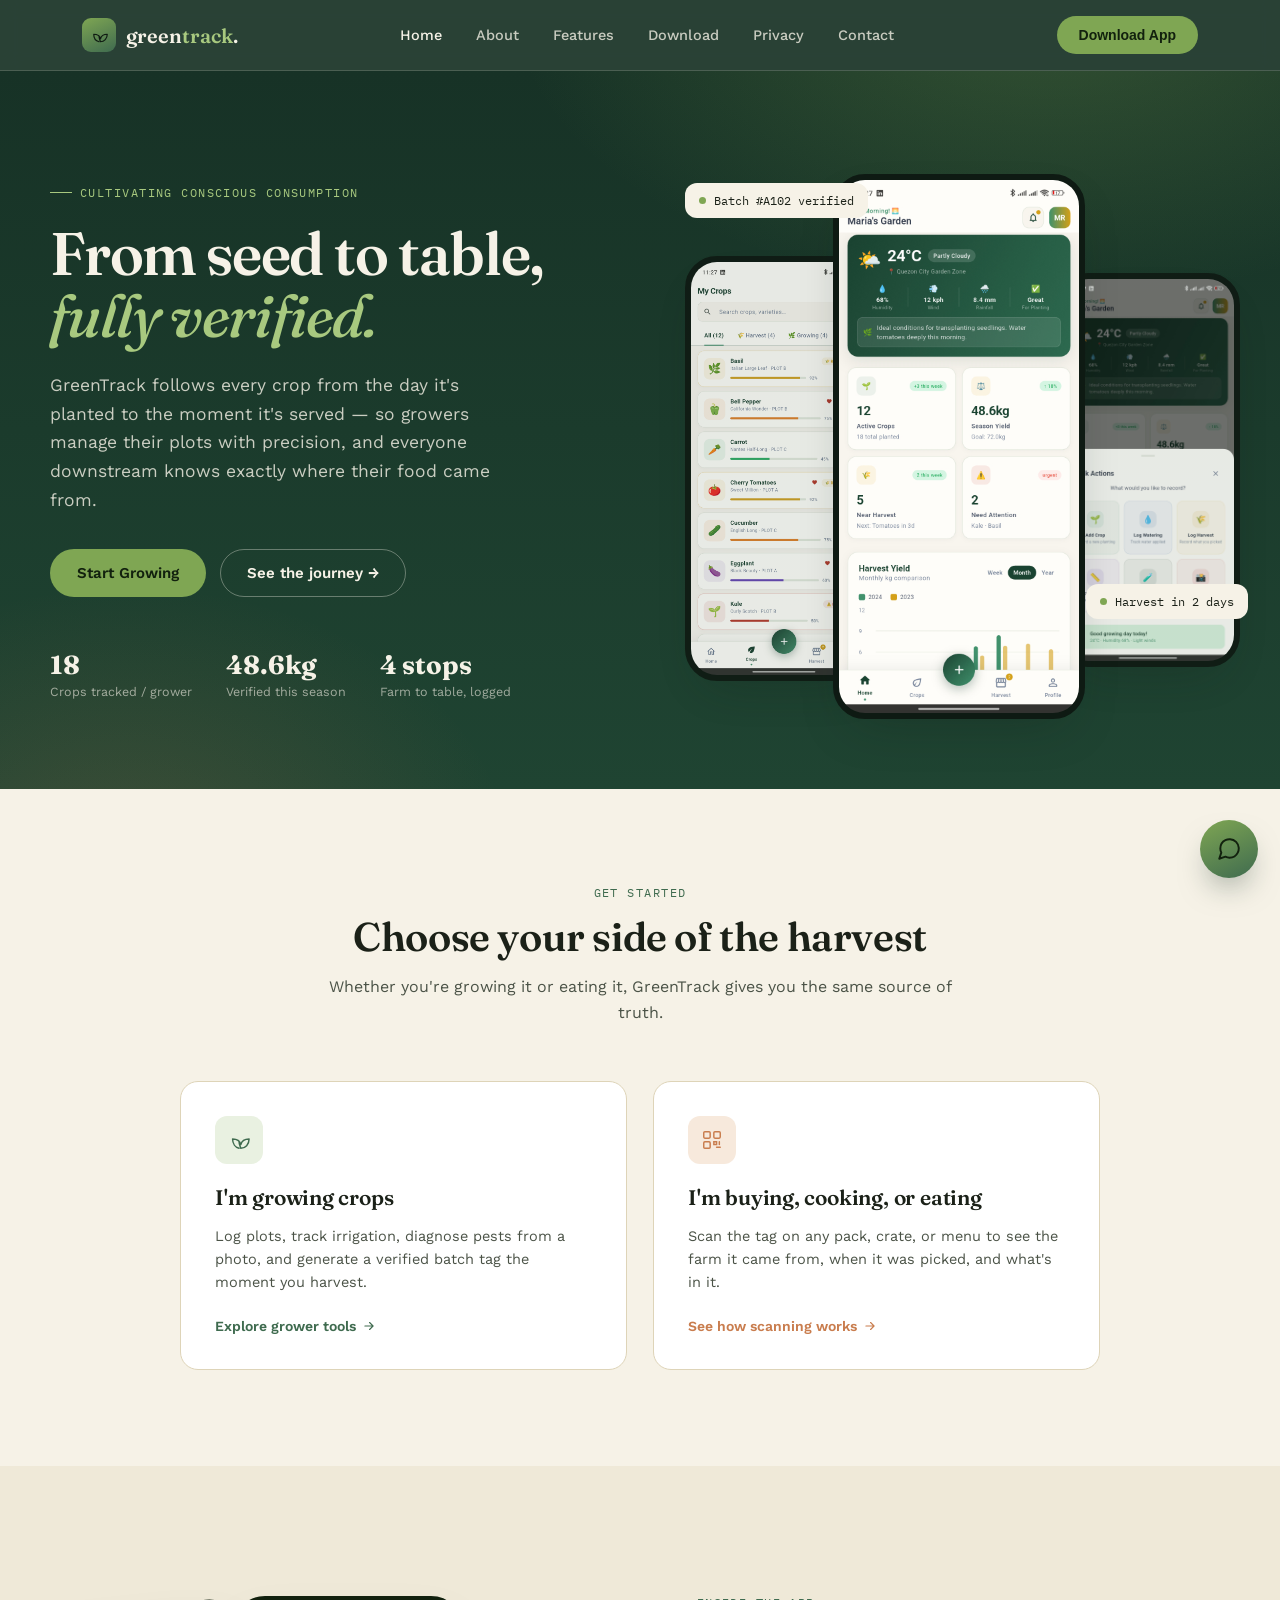
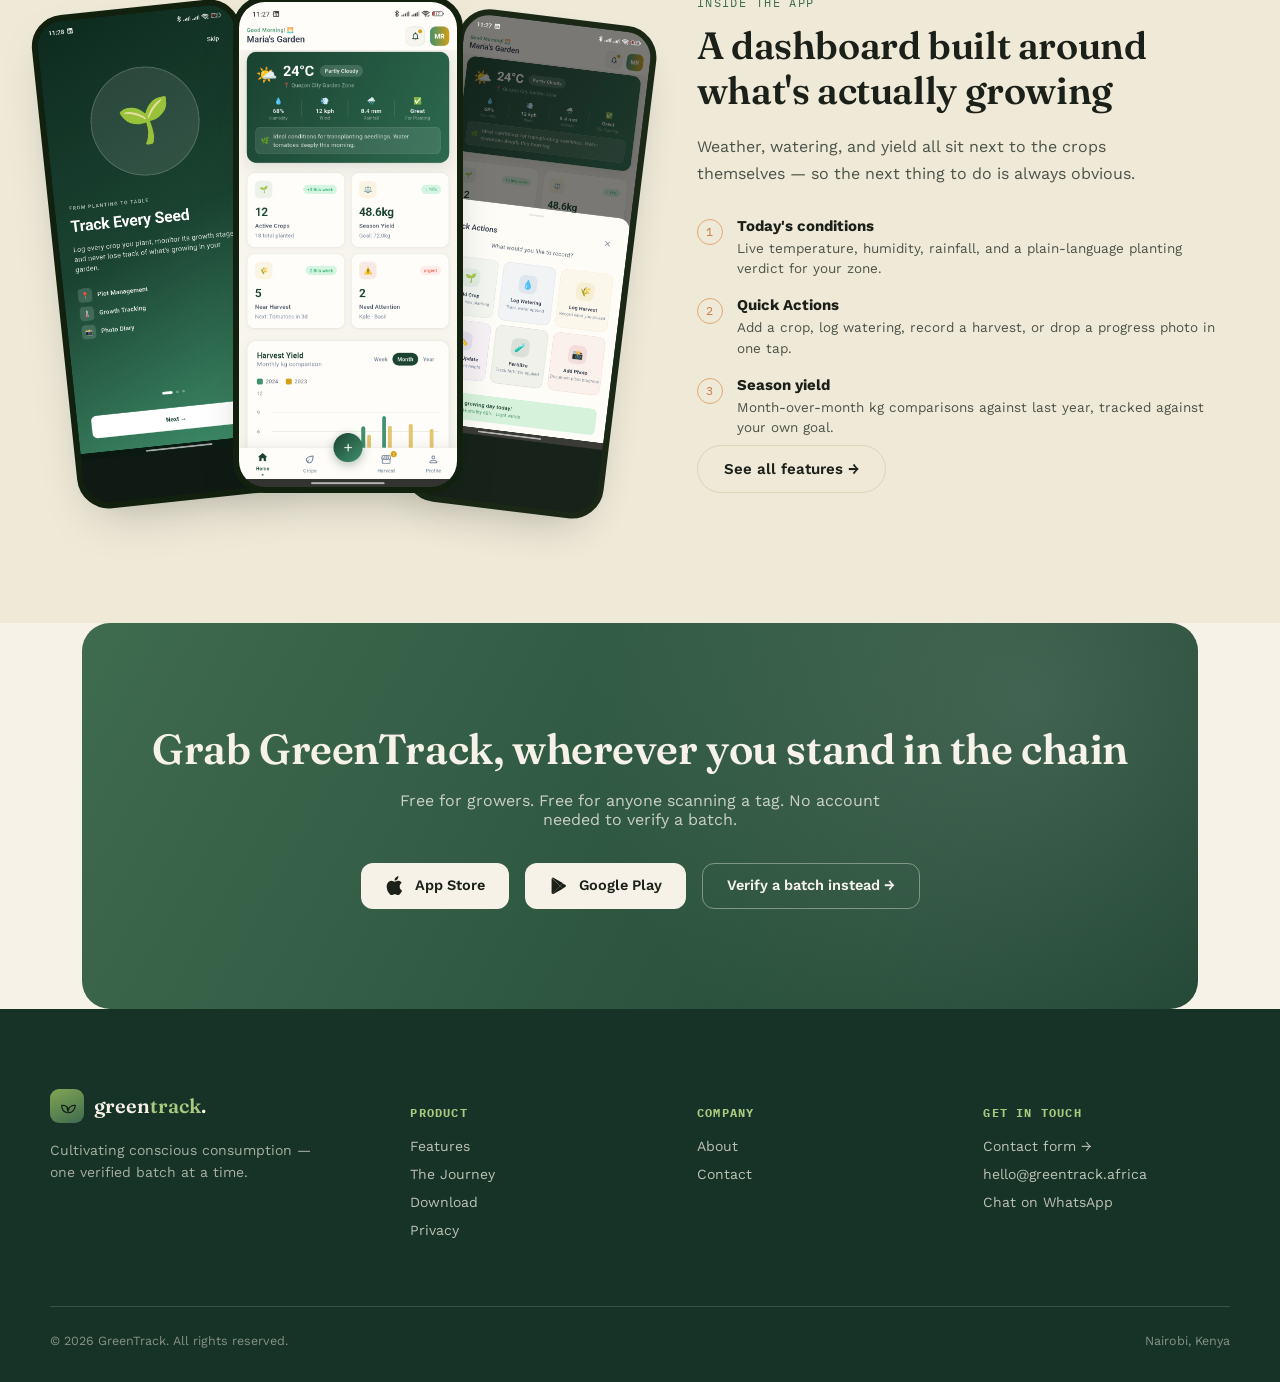
<file: index.html>
<!DOCTYPE html>
<html lang="en">
<head>
<meta charset="UTF-8">
<meta name="viewport" content="width=device-width, initial-scale=1.0">
<title>GreenTrack — From Seed to Table, Fully Verified</title>
<link rel="preconnect" href="https://fonts.googleapis.com">
<link rel="preconnect" href="https://fonts.gstatic.com" crossorigin>
<link href="https://fonts.googleapis.com/css2?family=Fraunces:opsz,wght@9..144,400;9..144,500;9..144,600;9..144,700&family=Work+Sans:wght@400;500;600;700&family=IBM+Plex+Mono:wght@400;500;600&display=swap" rel="stylesheet">
<link rel="stylesheet" href="styles.css">
<link rel="stylesheet" href="widget.css">
</head>
<body>

<header>
  <div class="nav">
    <a href="index.html" class="brand" style="color:inherit;">
      <div class="brand-mark">
        <svg viewBox="0 0 24 24" fill="none"><path d="M12 21c-4-1-7-5-7-10 4 0 8 2 9 6 1-4 5-6 9-6 0 6-4 10-9 10-1-3-2-5-2-8" stroke="#0F1B12" stroke-width="1.6" stroke-linecap="round" stroke-linejoin="round"/></svg>
      </div>
      <div class="brand-name">green<span>track</span>.</div>
    </a>
    <nav class="links">
      <a href="index.html" style="color:var(--cream);">Home</a>
      <a href="about.html">About</a>
      <a href="features.html">Features</a>
      <a href="download.html">Download</a>
      <a href="privacy.html">Privacy</a>
      <a href="contact.html">Contact</a>
    </nav>
    <a href="download.html"><button class="nav-cta">Download App</button></a>
    <button class="nav-toggle" aria-label="Menu">☰</button>
  </div>
</header>

<section class="hero" id="home">
  <div class="hero-grid">
    <div>
      <span class="eyebrow mono">Cultivating conscious consumption</span>
      <h1>From seed to table,<br><em>fully verified.</em></h1>
      <p class="lede">GreenTrack follows every crop from the day it's planted to the moment it's served — so growers manage their plots with precision, and everyone downstream knows exactly where their food came from.</p>
      <div class="hero-ctas">
        <a href="download.html" class="btn btn-primary">Start Growing</a>
        <a href="about.html#journey" class="btn btn-ghost">See the journey →</a>
      </div>
      <div class="hero-stats">
        <div><b>18</b><span>Crops tracked / grower</span></div>
        <div><b>48.6kg</b><span>Verified this season</span></div>
        <div><b>4 stops</b><span>Farm to table, logged</span></div>
      </div>
    </div>
    <div class="phone-stage">
      <div class="phone phone-back"><img src="assets/crops.jpeg" alt="GreenTrack crops list"></div>
      <div class="phone phone-back right"><img src="assets/quickactions.jpeg" alt="GreenTrack quick actions"></div>
      <div class="phone phone-main"><img src="assets/dashboard.jpeg" alt="GreenTrack garden dashboard"></div>
      <div class="tag-float one"><span class="dot"></span> Batch #A102 verified</div>
      <div class="tag-float two"><span class="dot"></span> Harvest in 2 days</div>
    </div>
  </div>
</section>

<section class="get-started" id="get-started">
  <div class="section-head reveal">
    <span class="mono">Get started</span>
    <h2>Choose your side of the harvest</h2>
    <p>Whether you're growing it or eating it, GreenTrack gives you the same source of truth.</p>
  </div>
  <div class="path-grid">
    <div class="path-card grow reveal">
      <div class="path-icon"><svg width="22" height="22" viewBox="0 0 24 24" fill="none"><path d="M12 21c-4-1-7-5-7-10 4 0 8 2 9 6 1-4 5-6 9-6 0 6-4 10-9 10-1-3-2-5-2-8" stroke="currentColor" stroke-width="1.6" stroke-linecap="round" stroke-linejoin="round"/></svg></div>
      <h3>I'm growing crops</h3>
      <p>Log plots, track irrigation, diagnose pests from a photo, and generate a verified batch tag the moment you harvest.</p>
      <a class="path-link" href="features.html">Explore grower tools <svg viewBox="0 0 24 24" fill="none"><path d="M5 12h14M13 6l6 6-6 6" stroke="currentColor" stroke-width="2" stroke-linecap="round" stroke-linejoin="round"/></svg></a>
    </div>
    <div class="path-card verify reveal">
      <div class="path-icon"><svg width="22" height="22" viewBox="0 0 24 24" fill="none"><rect x="3" y="3" width="7" height="7" rx="1.2" stroke="currentColor" stroke-width="1.6"/><rect x="14" y="3" width="7" height="7" rx="1.2" stroke="currentColor" stroke-width="1.6"/><rect x="3" y="14" width="7" height="7" rx="1.2" stroke="currentColor" stroke-width="1.6"/><path d="M14 14h3v3h-3zM20 14v3M17 20h4" stroke="currentColor" stroke-width="1.6" stroke-linecap="round"/></svg></div>
      <h3>I'm buying, cooking, or eating</h3>
      <p>Scan the tag on any pack, crate, or menu to see the farm it came from, when it was picked, and what's in it.</p>
      <a class="path-link" href="about.html#journey">See how scanning works <svg viewBox="0 0 24 24" fill="none"><path d="M5 12h14M13 6l6 6-6 6" stroke="currentColor" stroke-width="2" stroke-linecap="round" stroke-linejoin="round"/></svg></a>
    </div>
  </div>
</section>

<section class="showcase">
  <div class="showcase-grid">
    <div class="device-cluster reveal">
      <div class="phone d1"><img src="assets/onboarding.jpeg" alt="GreenTrack onboarding screen"></div>
      <div class="phone d2"><img src="assets/dashboard.jpeg" alt="GreenTrack Maria's Garden dashboard"></div>
      <div class="phone d3"><img src="assets/quickactions.jpeg" alt="GreenTrack quick actions sheet"></div>
    </div>
    <div class="showcase-copy reveal">
      <span class="mono">Inside the app</span>
      <h2>A dashboard built around what's actually growing</h2>
      <p>Weather, watering, and yield all sit next to the crops themselves — so the next thing to do is always obvious.</p>
      <div class="feature-mini-list">
        <div class="feature-mini"><span class="num">1</span><div><b>Today's conditions</b><span>Live temperature, humidity, rainfall, and a plain-language planting verdict for your zone.</span></div></div>
        <div class="feature-mini"><span class="num">2</span><div><b>Quick Actions</b><span>Add a crop, log watering, record a harvest, or drop a progress photo in one tap.</span></div></div>
        <div class="feature-mini"><span class="num">3</span><div><b>Season yield</b><span>Month-over-month kg comparisons against last year, tracked against your own goal.</span></div></div>
      </div>
      <a href="features.html" class="btn btn-ghost" style="border-color:var(--line); color:var(--ink); margin-top:8px;">See all features →</a>
    </div>
  </div>
</section>

<section class="download" id="download">
  <h2>Grab GreenTrack, wherever you stand in the chain</h2>
  <p>Free for growers. Free for anyone scanning a tag. No account needed to verify a batch.</p>
  <div class="store-row">
    <a href="download.html" class="store-btn">
      <svg viewBox="0 0 24 24" fill="currentColor"><path d="M17.6 12.5c0-2.9 2.4-4.3 2.5-4.4-1.4-2-3.5-2.3-4.2-2.3-1.8-.2-3.5 1-4.4 1-.9 0-2.3-1-3.8-1-1.9 0-3.7 1.1-4.7 2.9-2 3.5-.5 8.6 1.4 11.4 1 1.4 2.1 2.9 3.6 2.8 1.4-.1 2-1 3.8-1s2.3.9 3.8.9c1.6 0 2.6-1.4 3.6-2.8.9-1.3 1.3-2.6 1.3-2.7-.1 0-2.9-1.1-2.9-4.8z"/><path d="M14.9 3.8c.8-1 1.3-2.3 1.2-3.6-1.2 0-2.6.8-3.4 1.8-.7.8-1.4 2.1-1.2 3.4 1.3.1 2.6-.7 3.4-1.6z"/></svg>
      App Store
    </a>
    <a href="download.html" class="store-btn">
      <svg viewBox="0 0 24 24" fill="currentColor"><path d="M3.6 2.6c-.3.3-.5.8-.5 1.4v16c0 .6.2 1.1.5 1.4l.1.1L13 12.1v-.2L3.7 2.5l-.1.1z"/><path d="M16.2 15.3l-3.2-3.2v-.2l3.2-3.2 3.6 2.1c1 .6 1 1.5 0 2.1l-3.6 2.4z"/><path d="M13 12.1L3.7 21.4c.4.4 1 .4 1.7.1l11.1-6.3-3.5-3.1z"/><path d="M13 11.9l3.5-3.5-11.1-6.3c-.7-.4-1.3-.3-1.7.1L13 11.9z"/></svg>
      Google Play
    </a>
    <a href="about.html#journey" class="store-btn outline">Verify a batch instead →</a>
  </div>
</section>

<footer id="contact-footer">
  <div class="footer-grid">
    <div class="footer-brand reveal">
      <div class="brand">
        <div class="brand-mark">
          <svg viewBox="0 0 24 24" fill="none"><path d="M12 21c-4-1-7-5-7-10 4 0 8 2 9 6 1-4 5-6 9-6 0 6-4 10-9 10-1-3-2-5-2-8" stroke="#0F1B12" stroke-width="1.6" stroke-linecap="round" stroke-linejoin="round"/></svg>
        </div>
        <div class="brand-name">green<span>track</span>.</div>
      </div>
      <p>Cultivating conscious consumption — one verified batch at a time.</p>
    </div>
    <div class="footer-col reveal">
      <h4>Product</h4>
      <a href="features.html">Features</a>
      <a href="about.html">The Journey</a>
      <a href="download.html">Download</a>
      <a href="privacy.html">Privacy</a>
    </div>
    <div class="footer-col reveal">
      <h4>Company</h4>
      <a href="about.html">About</a>
      <a href="contact.html">Contact</a>
    </div>
    <div class="footer-col reveal">
      <h4>Get in touch</h4>
      <a href="contact.html">Contact form →</a>
      <a href="mailto:hello@greentrack.africa">hello@greentrack.africa</a>
      <a href="https://wa.me/2547XXXXXXXX" target="_blank" rel="noopener">Chat on WhatsApp</a>
    </div>
  </div>
  <div class="footer-bottom">
    <span>© 2026 GreenTrack. All rights reserved.</span>
    <span>Nairobi, Kenya</span>
  </div>
</footer>

<script>
  const toggle = document.querySelector('.nav-toggle');
  const links = document.querySelector('nav.links');
  toggle.addEventListener('click', () => {
    const open = links.style.display === 'flex';
    links.style.display = open ? 'none' : 'flex';
    links.style.flexDirection = 'column';
    links.style.position='absolute'; links.style.top='64px'; links.style.left='0'; links.style.right='0';
    links.style.background='rgba(23,50,38,0.98)'; links.style.padding='20px 32px'; links.style.gap='16px';
  });

  const io = new IntersectionObserver((entries) => {
    entries.forEach(e => { if(e.isIntersecting){ e.target.classList.add('in'); io.unobserve(e.target); } });
  }, {threshold:0.15});
  document.querySelectorAll('.reveal').forEach(el => io.observe(el));
</script>

<script>
  window.GREENTRACK_API_BASE = "http://localhost:4000";
  window.GREENTRACK_WHATSAPP_NUMBER = "2547XXXXXXXX";
</script>
<script src="widget.js"></script>

</body>
</html>
</file>
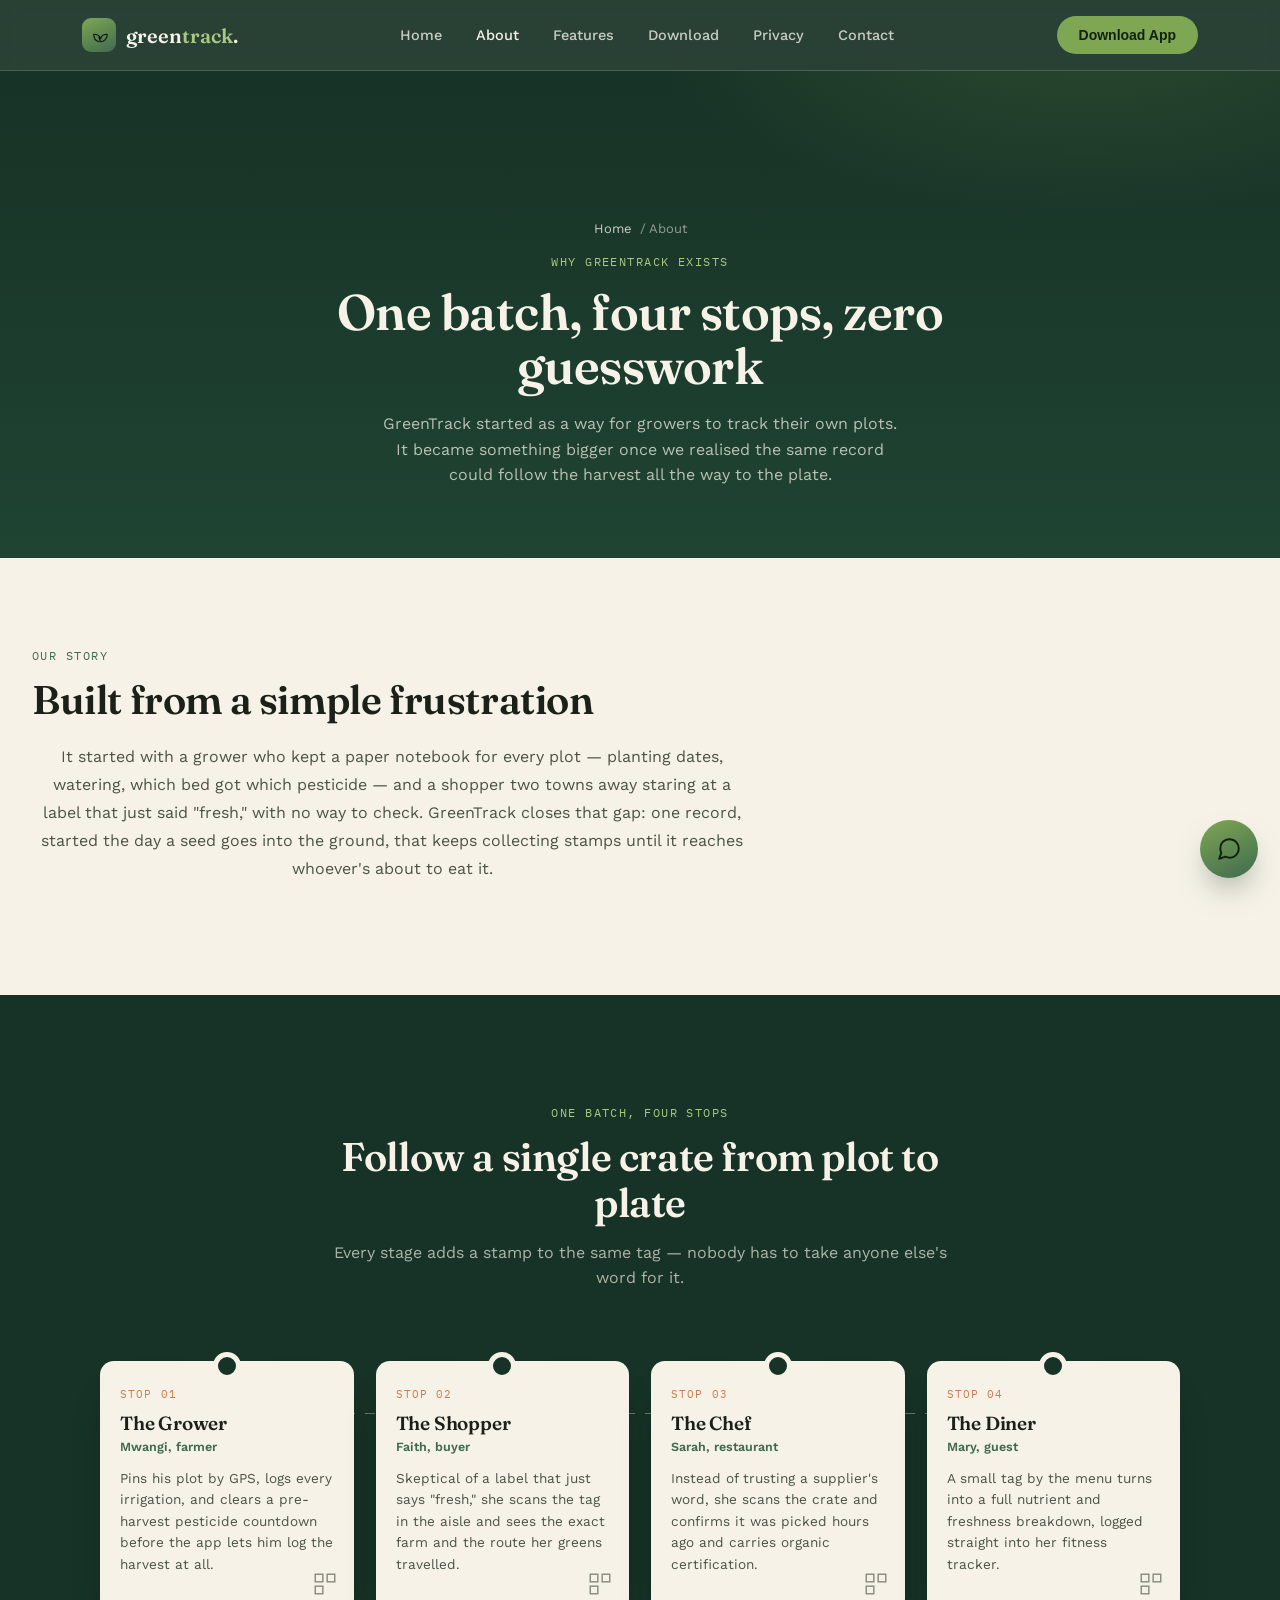
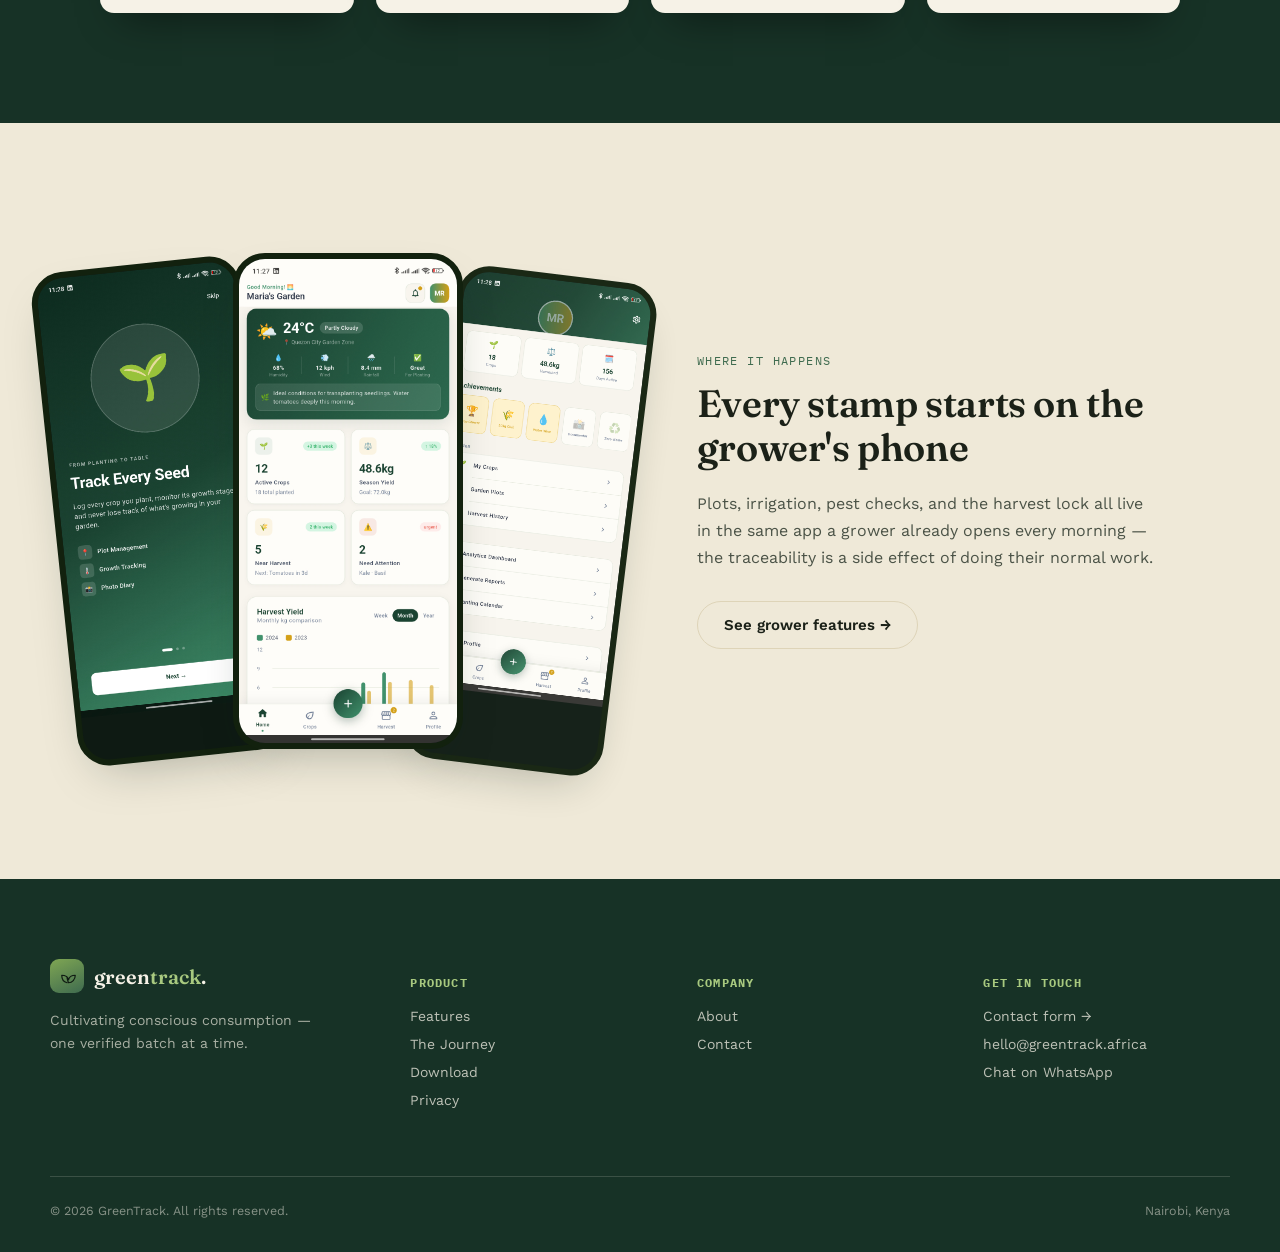
<file: about.html>
<!DOCTYPE html>
<html lang="en">
<head>
<meta charset="UTF-8">
<meta name="viewport" content="width=device-width, initial-scale=1.0">
<title>About — GreenTrack</title>
<link rel="preconnect" href="https://fonts.googleapis.com">
<link rel="preconnect" href="https://fonts.gstatic.com" crossorigin>
<link href="https://fonts.googleapis.com/css2?family=Fraunces:opsz,wght@9..144,400;9..144,500;9..144,600;9..144,700&family=Work+Sans:wght@400;500;600;700&family=IBM+Plex+Mono:wght@400;500;600&display=swap" rel="stylesheet">
<link rel="stylesheet" href="styles.css">
<link rel="stylesheet" href="widget.css">
</head>
<body>

<header>
  <div class="nav">
    <a href="index.html" class="brand" style="color:inherit;">
      <div class="brand-mark">
        <svg viewBox="0 0 24 24" fill="none"><path d="M12 21c-4-1-7-5-7-10 4 0 8 2 9 6 1-4 5-6 9-6 0 6-4 10-9 10-1-3-2-5-2-8" stroke="#0F1B12" stroke-width="1.6" stroke-linecap="round" stroke-linejoin="round"/></svg>
      </div>
      <div class="brand-name">green<span>track</span>.</div>
    </a>
    <nav class="links">
      <a href="index.html">Home</a>
      <a href="about.html" style="color:var(--cream);">About</a>
      <a href="features.html">Features</a>
      <a href="download.html">Download</a>
      <a href="privacy.html">Privacy</a>
      <a href="contact.html">Contact</a>
    </nav>
    <a href="download.html"><button class="nav-cta">Download App</button></a>
    <button class="nav-toggle" aria-label="Menu">☰</button>
  </div>
</header>

<section class="page-hero">
  <div class="crumb"><a href="index.html">Home</a> / About</div>
  <span class="mono">Why GreenTrack exists</span>
  <h1>One batch, four stops, zero guesswork</h1>
  <p>GreenTrack started as a way for growers to track their own plots. It became something bigger once we realised the same record could follow the harvest all the way to the plate.</p>
</section>

<section class="get-started" style="padding-top:90px;">
  <div class="section-head reveal" style="text-align:left; max-width:720px; margin:0 0 20px;">
    <span class="mono">Our story</span>
    <h2>Built from a simple frustration</h2>
  </div>
  <div style="max-width:720px; color:var(--ink-soft); font-size:16px; line-height:1.75;" class="reveal">
    <p>It started with a grower who kept a paper notebook for every plot — planting dates, watering, which bed got which pesticide — and a shopper two towns away staring at a label that just said "fresh," with no way to check. GreenTrack closes that gap: one record, started the day a seed goes into the ground, that keeps collecting stamps until it reaches whoever's about to eat it.</p>
  </div>
</section>

<section class="journey" id="journey">
  <div class="section-head reveal">
    <span class="mono">One batch, four stops</span>
    <h2>Follow a single crate from plot to plate</h2>
    <p>Every stage adds a stamp to the same tag — nobody has to take anyone else's word for it.</p>
  </div>
  <div class="chain">
    <div class="chain-row">
      <div class="tag reveal">
        <span class="stage-num">STOP 01</span>
        <h3>The Grower</h3>
        <span class="role">Mwangi, farmer</span>
        <p>Pins his plot by GPS, logs every irrigation, and clears a pre-harvest pesticide countdown before the app lets him log the harvest at all.</p>
        <svg class="qr" viewBox="0 0 24 24" fill="none"><rect x="3" y="3" width="7" height="7" stroke="currentColor" stroke-width="1.3"/><rect x="14" y="3" width="7" height="7" stroke="currentColor" stroke-width="1.3"/><rect x="3" y="14" width="7" height="7" stroke="currentColor" stroke-width="1.3"/></svg>
      </div>
      <div class="tag reveal">
        <span class="stage-num">STOP 02</span>
        <h3>The Shopper</h3>
        <span class="role">Faith, buyer</span>
        <p>Skeptical of a label that just says "fresh," she scans the tag in the aisle and sees the exact farm and the route her greens travelled.</p>
        <svg class="qr" viewBox="0 0 24 24" fill="none"><rect x="3" y="3" width="7" height="7" stroke="currentColor" stroke-width="1.3"/><rect x="14" y="3" width="7" height="7" stroke="currentColor" stroke-width="1.3"/><rect x="3" y="14" width="7" height="7" stroke="currentColor" stroke-width="1.3"/></svg>
      </div>
      <div class="tag reveal">
        <span class="stage-num">STOP 03</span>
        <h3>The Chef</h3>
        <span class="role">Sarah, restaurant</span>
        <p>Instead of trusting a supplier's word, she scans the crate and confirms it was picked hours ago and carries organic certification.</p>
        <svg class="qr" viewBox="0 0 24 24" fill="none"><rect x="3" y="3" width="7" height="7" stroke="currentColor" stroke-width="1.3"/><rect x="14" y="3" width="7" height="7" stroke="currentColor" stroke-width="1.3"/><rect x="3" y="14" width="7" height="7" stroke="currentColor" stroke-width="1.3"/></svg>
      </div>
      <div class="tag reveal">
        <span class="stage-num">STOP 04</span>
        <h3>The Diner</h3>
        <span class="role">Mary, guest</span>
        <p>A small tag by the menu turns into a full nutrient and freshness breakdown, logged straight into her fitness tracker.</p>
        <svg class="qr" viewBox="0 0 24 24" fill="none"><rect x="3" y="3" width="7" height="7" stroke="currentColor" stroke-width="1.3"/><rect x="14" y="3" width="7" height="7" stroke="currentColor" stroke-width="1.3"/><rect x="3" y="14" width="7" height="7" stroke="currentColor" stroke-width="1.3"/></svg>
      </div>
    </div>
  </div>
</section>

<section class="showcase">
  <div class="showcase-grid">
    <div class="device-cluster reveal">
      <div class="phone d1"><img src="assets/onboarding.jpeg" alt="GreenTrack onboarding screen"></div>
      <div class="phone d2"><img src="assets/dashboard.jpeg" alt="GreenTrack Maria's Garden dashboard"></div>
      <div class="phone d3"><img src="assets/profile.jpeg" alt="GreenTrack profile and achievements"></div>
    </div>
    <div class="showcase-copy reveal">
      <span class="mono">Where it happens</span>
      <h2>Every stamp starts on the grower's phone</h2>
      <p>Plots, irrigation, pest checks, and the harvest lock all live in the same app a grower already opens every morning — the traceability is a side effect of doing their normal work.</p>
      <a href="features.html" class="btn btn-ghost" style="border-color:var(--line); color:var(--ink);">See grower features →</a>
    </div>
  </div>
</section>

<footer id="contact-footer">
  <div class="footer-grid">
    <div class="footer-brand reveal">
      <div class="brand">
        <div class="brand-mark">
          <svg viewBox="0 0 24 24" fill="none"><path d="M12 21c-4-1-7-5-7-10 4 0 8 2 9 6 1-4 5-6 9-6 0 6-4 10-9 10-1-3-2-5-2-8" stroke="#0F1B12" stroke-width="1.6" stroke-linecap="round" stroke-linejoin="round"/></svg>
        </div>
        <div class="brand-name">green<span>track</span>.</div>
      </div>
      <p>Cultivating conscious consumption — one verified batch at a time.</p>
    </div>
    <div class="footer-col reveal">
      <h4>Product</h4>
      <a href="features.html">Features</a>
      <a href="about.html">The Journey</a>
      <a href="download.html">Download</a>
      <a href="privacy.html">Privacy</a>
    </div>
    <div class="footer-col reveal">
      <h4>Company</h4>
      <a href="about.html">About</a>
      <a href="contact.html">Contact</a>
    </div>
    <div class="footer-col reveal">
      <h4>Get in touch</h4>
      <a href="contact.html">Contact form →</a>
      <a href="mailto:hello@greentrack.africa">hello@greentrack.africa</a>
      <a href="https://wa.me/2547XXXXXXXX" target="_blank" rel="noopener">Chat on WhatsApp</a>
    </div>
  </div>
  <div class="footer-bottom">
    <span>© 2026 GreenTrack. All rights reserved.</span>
    <span>Nairobi, Kenya</span>
  </div>
</footer>

<script>
  const toggle = document.querySelector('.nav-toggle');
  const links = document.querySelector('nav.links');
  toggle.addEventListener('click', () => {
    const open = links.style.display === 'flex';
    links.style.display = open ? 'none' : 'flex';
    links.style.flexDirection = 'column';
    links.style.position='absolute'; links.style.top='64px'; links.style.left='0'; links.style.right='0';
    links.style.background='rgba(23,50,38,0.98)'; links.style.padding='20px 32px'; links.style.gap='16px';
  });

  const io = new IntersectionObserver((entries) => {
    entries.forEach(e => { if(e.isIntersecting){ e.target.classList.add('in'); io.unobserve(e.target); } });
  }, {threshold:0.15});
  document.querySelectorAll('.reveal').forEach(el => io.observe(el));
</script>

<script>
  window.GREENTRACK_API_BASE = "http://localhost:4000";
  window.GREENTRACK_WHATSAPP_NUMBER = "2547XXXXXXXX";
</script>
<script src="widget.js"></script>

</body>
</html>
</file>
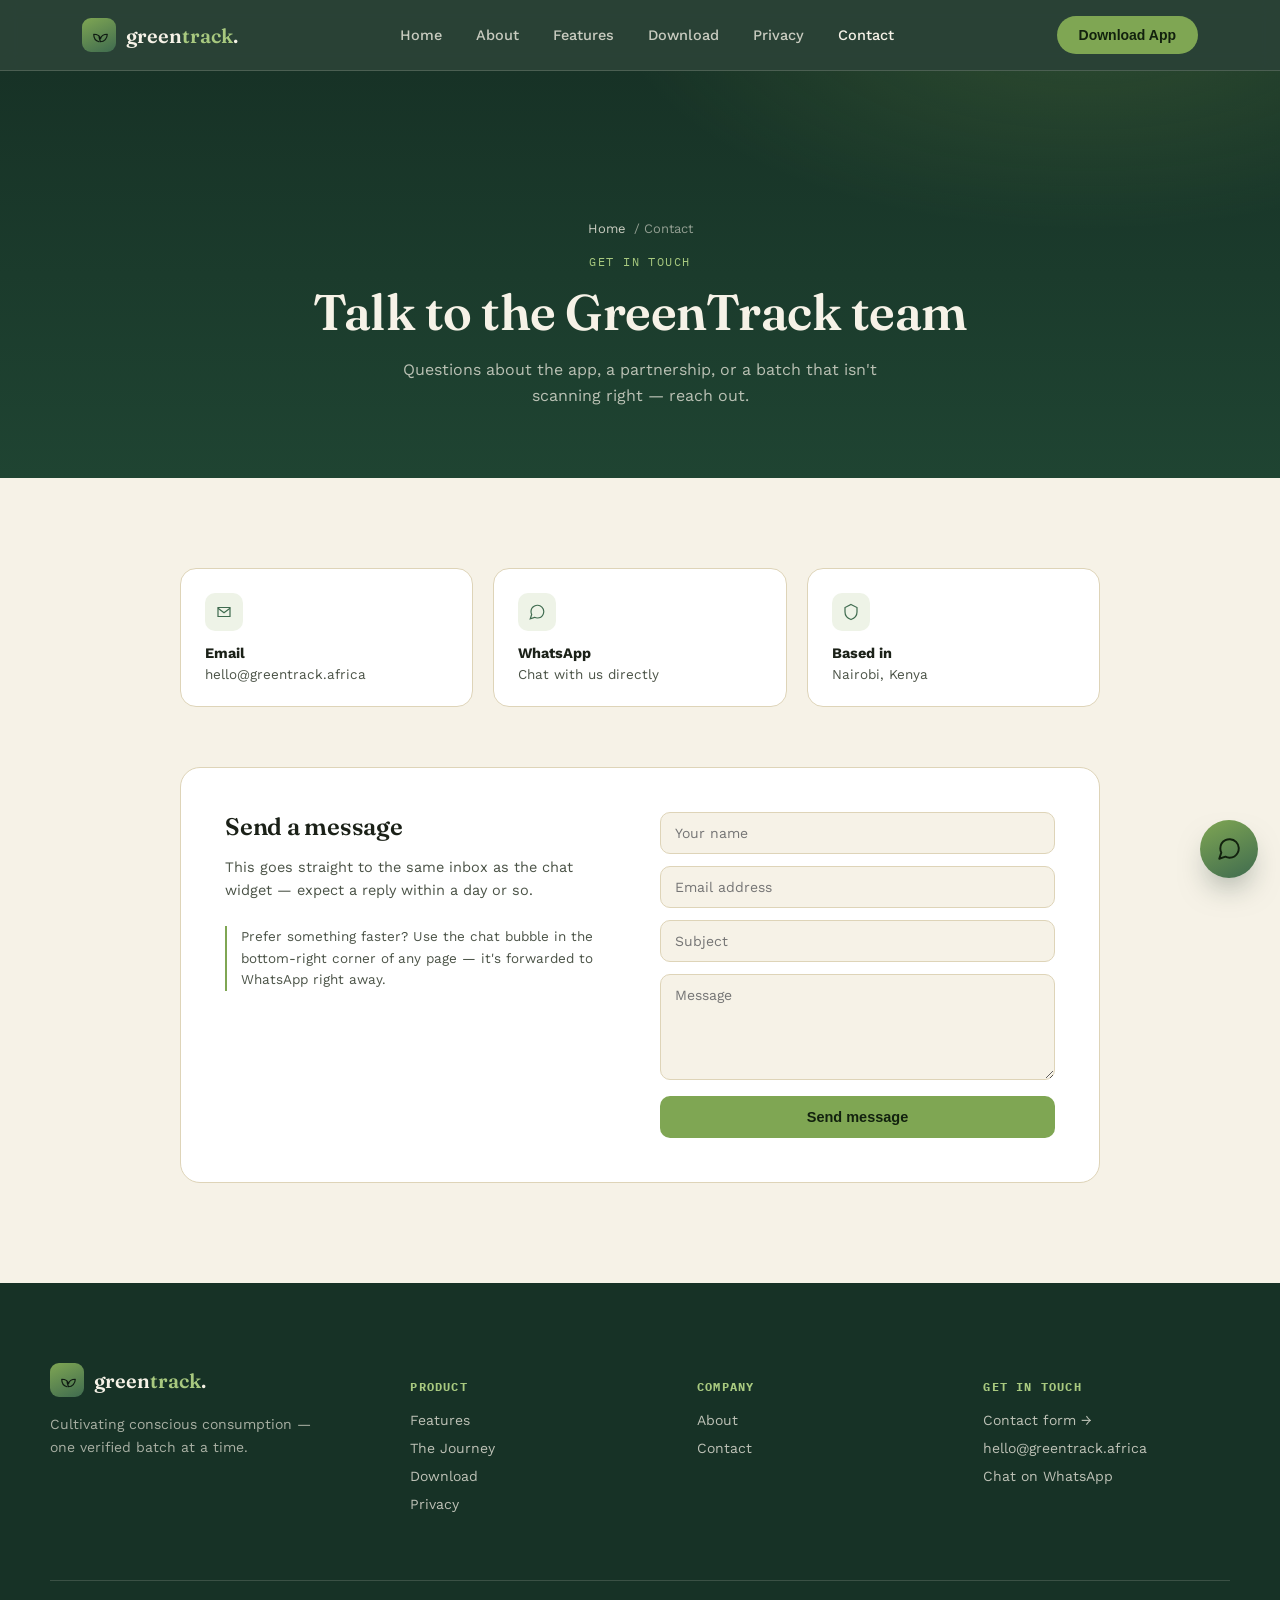
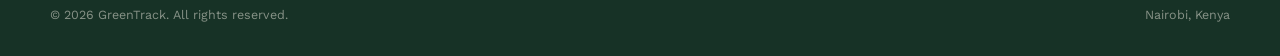
<file: contact.html>
<!DOCTYPE html>
<html lang="en">
<head>
<meta charset="UTF-8">
<meta name="viewport" content="width=device-width, initial-scale=1.0">
<title>Contact — GreenTrack</title>
<link rel="preconnect" href="https://fonts.googleapis.com">
<link rel="preconnect" href="https://fonts.gstatic.com" crossorigin>
<link href="https://fonts.googleapis.com/css2?family=Fraunces:opsz,wght@9..144,400;9..144,500;9..144,600;9..144,700&family=Work+Sans:wght@400;500;600;700&family=IBM+Plex+Mono:wght@400;500;600&display=swap" rel="stylesheet">
<link rel="stylesheet" href="styles.css">
<link rel="stylesheet" href="widget.css">
</head>
<body>

<header>
  <div class="nav">
    <a href="index.html" class="brand" style="color:inherit;">
      <div class="brand-mark">
        <svg viewBox="0 0 24 24" fill="none"><path d="M12 21c-4-1-7-5-7-10 4 0 8 2 9 6 1-4 5-6 9-6 0 6-4 10-9 10-1-3-2-5-2-8" stroke="#0F1B12" stroke-width="1.6" stroke-linecap="round" stroke-linejoin="round"/></svg>
      </div>
      <div class="brand-name">green<span>track</span>.</div>
    </a>
    <nav class="links">
      <a href="index.html">Home</a>
      <a href="about.html">About</a>
      <a href="features.html">Features</a>
      <a href="download.html">Download</a>
      <a href="privacy.html">Privacy</a>
      <a href="contact.html" style="color:var(--cream);">Contact</a>
    </nav>
    <a href="download.html"><button class="nav-cta">Download App</button></a>
    <button class="nav-toggle" aria-label="Menu">☰</button>
  </div>
</header>

<section class="page-hero">
  <div class="crumb"><a href="index.html">Home</a> / Contact</div>
  <span class="mono">Get in touch</span>
  <h1>Talk to the GreenTrack team</h1>
  <p>Questions about the app, a partnership, or a batch that isn't scanning right — reach out.</p>
</section>

<section class="privacy" style="padding-top:90px;">
  <div class="contact-cards">
    <div class="ccard reveal">
      <div class="cicon"><svg width="18" height="18" viewBox="0 0 24 24" fill="none"><path d="M4 6h16v12H4z" stroke="currentColor" stroke-width="1.6"/><path d="M4 7l8 6 8-6" stroke="currentColor" stroke-width="1.6"/></svg></div>
      <b>Email</b>
      <a href="mailto:hello@greentrack.africa">hello@greentrack.africa</a>
    </div>
    <div class="ccard reveal">
      <div class="cicon"><svg width="18" height="18" viewBox="0 0 24 24" fill="none"><path d="M21 11.5a8.38 8.38 0 01-.9 3.8 8.5 8.5 0 01-7.6 4.7 8.38 8.38 0 01-3.8-.9L3 21l1.9-5.7a8.38 8.38 0 01-.9-3.8 8.5 8.5 0 014.7-7.6 8.38 8.38 0 013.8-.9h.5a8.48 8.48 0 018 8v.5z" stroke="currentColor" stroke-width="1.6"/></svg></div>
      <b>WhatsApp</b>
      <a href="https://wa.me/2547XXXXXXXX" target="_blank" rel="noopener">Chat with us directly</a>
    </div>
    <div class="ccard reveal">
      <div class="cicon"><svg width="18" height="18" viewBox="0 0 24 24" fill="none"><path d="M12 2l8 4v6c0 5-3.4 8.4-8 10-4.6-1.6-8-5-8-10V6l8-4z" stroke="currentColor" stroke-width="1.6"/></svg></div>
      <b>Based in</b>
      <span>Nairobi, Kenya</span>
    </div>
  </div>

  <div class="contact-layout reveal">
    <div>
      <h2>Send a message</h2>
      <p>This goes straight to the same inbox as the chat widget — expect a reply within a day or so.</p>
      <div style="border-left:2px solid var(--sprout); padding-left:14px; font-size:13.5px; color:var(--ink-soft); line-height:1.6;">
        Prefer something faster? Use the chat bubble in the bottom-right corner of any page — it's forwarded to WhatsApp right away.
      </div>
    </div>
    <form class="big-form" onsubmit="event.preventDefault(); this.reset(); alert('Thanks — we will be in touch.');">
      <input type="text" placeholder="Your name" required>
      <input type="email" placeholder="Email address" required>
      <input type="text" placeholder="Subject">
      <textarea placeholder="Message" rows="5" required></textarea>
      <button type="submit">Send message</button>
    </form>
  </div>
</section>

<footer id="contact-footer">
  <div class="footer-grid">
    <div class="footer-brand reveal">
      <div class="brand">
        <div class="brand-mark">
          <svg viewBox="0 0 24 24" fill="none"><path d="M12 21c-4-1-7-5-7-10 4 0 8 2 9 6 1-4 5-6 9-6 0 6-4 10-9 10-1-3-2-5-2-8" stroke="#0F1B12" stroke-width="1.6" stroke-linecap="round" stroke-linejoin="round"/></svg>
        </div>
        <div class="brand-name">green<span>track</span>.</div>
      </div>
      <p>Cultivating conscious consumption — one verified batch at a time.</p>
    </div>
    <div class="footer-col reveal">
      <h4>Product</h4>
      <a href="features.html">Features</a>
      <a href="about.html">The Journey</a>
      <a href="download.html">Download</a>
      <a href="privacy.html">Privacy</a>
    </div>
    <div class="footer-col reveal">
      <h4>Company</h4>
      <a href="about.html">About</a>
      <a href="contact.html">Contact</a>
    </div>
    <div class="footer-col reveal">
      <h4>Get in touch</h4>
      <a href="contact.html">Contact form →</a>
      <a href="mailto:hello@greentrack.africa">hello@greentrack.africa</a>
      <a href="https://wa.me/2547XXXXXXXX" target="_blank" rel="noopener">Chat on WhatsApp</a>
    </div>
  </div>
  <div class="footer-bottom">
    <span>© 2026 GreenTrack. All rights reserved.</span>
    <span>Nairobi, Kenya</span>
  </div>
</footer>

<script>
  const toggle = document.querySelector('.nav-toggle');
  const links = document.querySelector('nav.links');
  toggle.addEventListener('click', () => {
    const open = links.style.display === 'flex';
    links.style.display = open ? 'none' : 'flex';
    links.style.flexDirection = 'column';
    links.style.position='absolute'; links.style.top='64px'; links.style.left='0'; links.style.right='0';
    links.style.background='rgba(23,50,38,0.98)'; links.style.padding='20px 32px'; links.style.gap='16px';
  });

  const io = new IntersectionObserver((entries) => {
    entries.forEach(e => { if(e.isIntersecting){ e.target.classList.add('in'); io.unobserve(e.target); } });
  }, {threshold:0.15});
  document.querySelectorAll('.reveal').forEach(el => io.observe(el));
</script>

<script>
  window.GREENTRACK_API_BASE = "http://localhost:4000";
  window.GREENTRACK_WHATSAPP_NUMBER = "2547XXXXXXXX";
</script>
<script src="widget.js"></script>

</body>
</html>
</file>
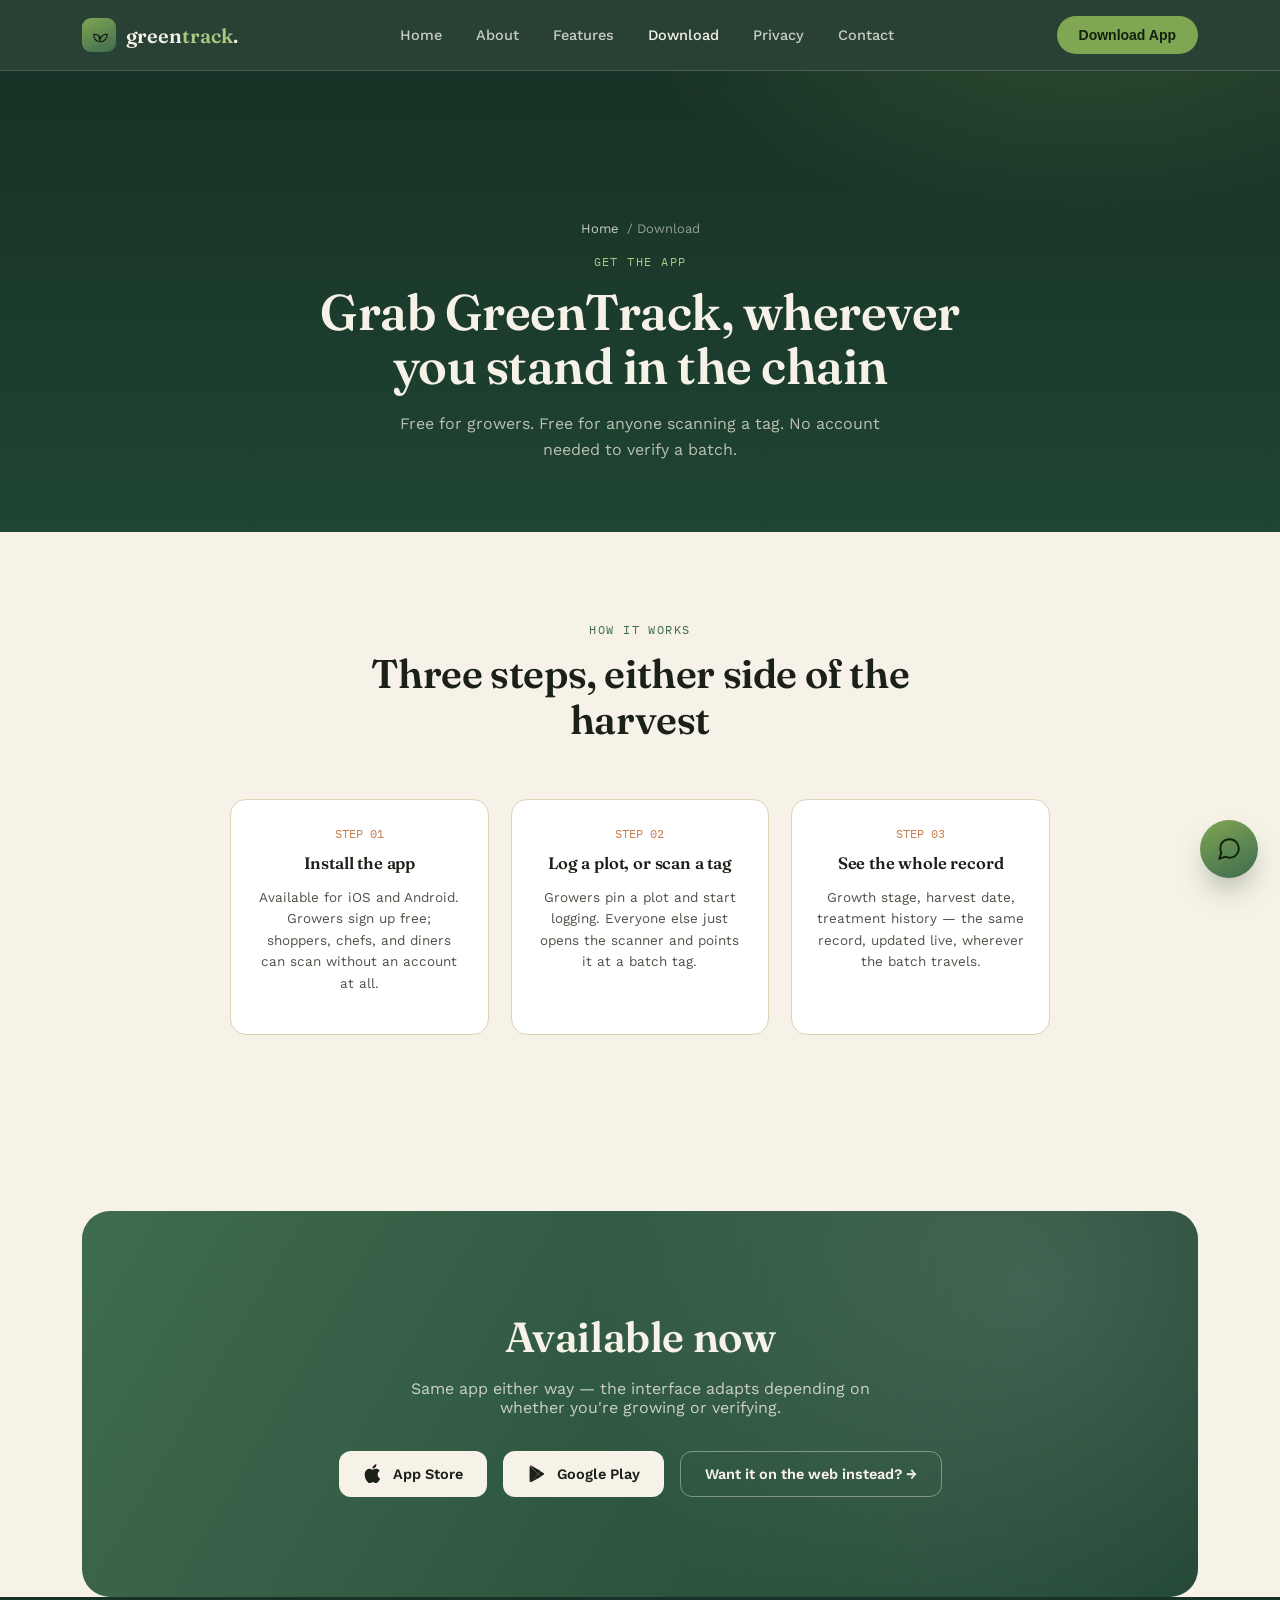
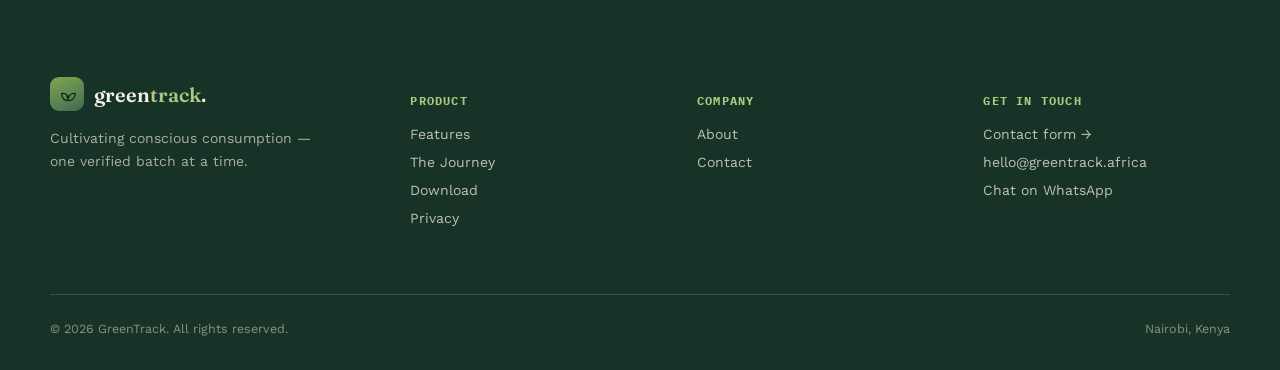
<file: download.html>
<!DOCTYPE html>
<html lang="en">
<head>
<meta charset="UTF-8">
<meta name="viewport" content="width=device-width, initial-scale=1.0">
<title>Download — GreenTrack</title>
<link rel="preconnect" href="https://fonts.googleapis.com">
<link rel="preconnect" href="https://fonts.gstatic.com" crossorigin>
<link href="https://fonts.googleapis.com/css2?family=Fraunces:opsz,wght@9..144,400;9..144,500;9..144,600;9..144,700&family=Work+Sans:wght@400;500;600;700&family=IBM+Plex+Mono:wght@400;500;600&display=swap" rel="stylesheet">
<link rel="stylesheet" href="styles.css">
<link rel="stylesheet" href="widget.css">
</head>
<body>

<header>
  <div class="nav">
    <a href="index.html" class="brand" style="color:inherit;">
      <div class="brand-mark">
        <svg viewBox="0 0 24 24" fill="none"><path d="M12 21c-4-1-7-5-7-10 4 0 8 2 9 6 1-4 5-6 9-6 0 6-4 10-9 10-1-3-2-5-2-8" stroke="#0F1B12" stroke-width="1.6" stroke-linecap="round" stroke-linejoin="round"/></svg>
      </div>
      <div class="brand-name">green<span>track</span>.</div>
    </a>
    <nav class="links">
      <a href="index.html">Home</a>
      <a href="about.html">About</a>
      <a href="features.html">Features</a>
      <a href="download.html" style="color:var(--cream);">Download</a>
      <a href="privacy.html">Privacy</a>
      <a href="contact.html">Contact</a>
    </nav>
    <a href="download.html"><button class="nav-cta">Download App</button></a>
    <button class="nav-toggle" aria-label="Menu">☰</button>
  </div>
</header>

<section class="page-hero">
  <div class="crumb"><a href="index.html">Home</a> / Download</div>
  <span class="mono">Get the app</span>
  <h1>Grab GreenTrack, wherever you stand in the chain</h1>
  <p>Free for growers. Free for anyone scanning a tag. No account needed to verify a batch.</p>
</section>

<section class="get-started" style="padding-top:90px;">
  <div class="section-head reveal">
    <span class="mono">How it works</span>
    <h2>Three steps, either side of the harvest</h2>
  </div>
  <div class="steps">
    <div class="step reveal">
      <span class="step-num">STEP 01</span>
      <h3>Install the app</h3>
      <p>Available for iOS and Android. Growers sign up free; shoppers, chefs, and diners can scan without an account at all.</p>
    </div>
    <div class="step reveal">
      <span class="step-num">STEP 02</span>
      <h3>Log a plot, or scan a tag</h3>
      <p>Growers pin a plot and start logging. Everyone else just opens the scanner and points it at a batch tag.</p>
    </div>
    <div class="step reveal">
      <span class="step-num">STEP 03</span>
      <h3>See the whole record</h3>
      <p>Growth stage, harvest date, treatment history — the same record, updated live, wherever the batch travels.</p>
    </div>
  </div>
</section>

<section class="download" id="download" style="margin-top:80px;">
  <h2>Available now</h2>
  <p>Same app either way — the interface adapts depending on whether you're growing or verifying.</p>
  <div class="store-row">
    <a href="#" class="store-btn">
      <svg viewBox="0 0 24 24" fill="currentColor"><path d="M17.6 12.5c0-2.9 2.4-4.3 2.5-4.4-1.4-2-3.5-2.3-4.2-2.3-1.8-.2-3.5 1-4.4 1-.9 0-2.3-1-3.8-1-1.9 0-3.7 1.1-4.7 2.9-2 3.5-.5 8.6 1.4 11.4 1 1.4 2.1 2.9 3.6 2.8 1.4-.1 2-1 3.8-1s2.3.9 3.8.9c1.6 0 2.6-1.4 3.6-2.8.9-1.3 1.3-2.6 1.3-2.7-.1 0-2.9-1.1-2.9-4.8z"/><path d="M14.9 3.8c.8-1 1.3-2.3 1.2-3.6-1.2 0-2.6.8-3.4 1.8-.7.8-1.4 2.1-1.2 3.4 1.3.1 2.6-.7 3.4-1.6z"/></svg>
      App Store
    </a>
    <a href="#" class="store-btn">
      <svg viewBox="0 0 24 24" fill="currentColor"><path d="M3.6 2.6c-.3.3-.5.8-.5 1.4v16c0 .6.2 1.1.5 1.4l.1.1L13 12.1v-.2L3.7 2.5l-.1.1z"/><path d="M16.2 15.3l-3.2-3.2v-.2l3.2-3.2 3.6 2.1c1 .6 1 1.5 0 2.1l-3.6 2.4z"/><path d="M13 12.1L3.7 21.4c.4.4 1 .4 1.7.1l11.1-6.3-3.5-3.1z"/><path d="M13 11.9l3.5-3.5-11.1-6.3c-.7-.4-1.3-.3-1.7.1L13 11.9z"/></svg>
      Google Play
    </a>
    <a href="contact.html" class="store-btn outline">Want it on the web instead? →</a>
  </div>
</section>

<footer id="contact-footer">
  <div class="footer-grid">
    <div class="footer-brand reveal">
      <div class="brand">
        <div class="brand-mark">
          <svg viewBox="0 0 24 24" fill="none"><path d="M12 21c-4-1-7-5-7-10 4 0 8 2 9 6 1-4 5-6 9-6 0 6-4 10-9 10-1-3-2-5-2-8" stroke="#0F1B12" stroke-width="1.6" stroke-linecap="round" stroke-linejoin="round"/></svg>
        </div>
        <div class="brand-name">green<span>track</span>.</div>
      </div>
      <p>Cultivating conscious consumption — one verified batch at a time.</p>
    </div>
    <div class="footer-col reveal">
      <h4>Product</h4>
      <a href="features.html">Features</a>
      <a href="about.html">The Journey</a>
      <a href="download.html">Download</a>
      <a href="privacy.html">Privacy</a>
    </div>
    <div class="footer-col reveal">
      <h4>Company</h4>
      <a href="about.html">About</a>
      <a href="contact.html">Contact</a>
    </div>
    <div class="footer-col reveal">
      <h4>Get in touch</h4>
      <a href="contact.html">Contact form →</a>
      <a href="mailto:hello@greentrack.africa">hello@greentrack.africa</a>
      <a href="https://wa.me/2547XXXXXXXX" target="_blank" rel="noopener">Chat on WhatsApp</a>
    </div>
  </div>
  <div class="footer-bottom">
    <span>© 2026 GreenTrack. All rights reserved.</span>
    <span>Nairobi, Kenya</span>
  </div>
</footer>

<script>
  const toggle = document.querySelector('.nav-toggle');
  const links = document.querySelector('nav.links');
  toggle.addEventListener('click', () => {
    const open = links.style.display === 'flex';
    links.style.display = open ? 'none' : 'flex';
    links.style.flexDirection = 'column';
    links.style.position='absolute'; links.style.top='64px'; links.style.left='0'; links.style.right='0';
    links.style.background='rgba(23,50,38,0.98)'; links.style.padding='20px 32px'; links.style.gap='16px';
  });

  const io = new IntersectionObserver((entries) => {
    entries.forEach(e => { if(e.isIntersecting){ e.target.classList.add('in'); io.unobserve(e.target); } });
  }, {threshold:0.15});
  document.querySelectorAll('.reveal').forEach(el => io.observe(el));
</script>

<script>
  window.GREENTRACK_API_BASE = "http://localhost:4000";
  window.GREENTRACK_WHATSAPP_NUMBER = "2547XXXXXXXX";
</script>
<script src="widget.js"></script>

</body>
</html>
</file>
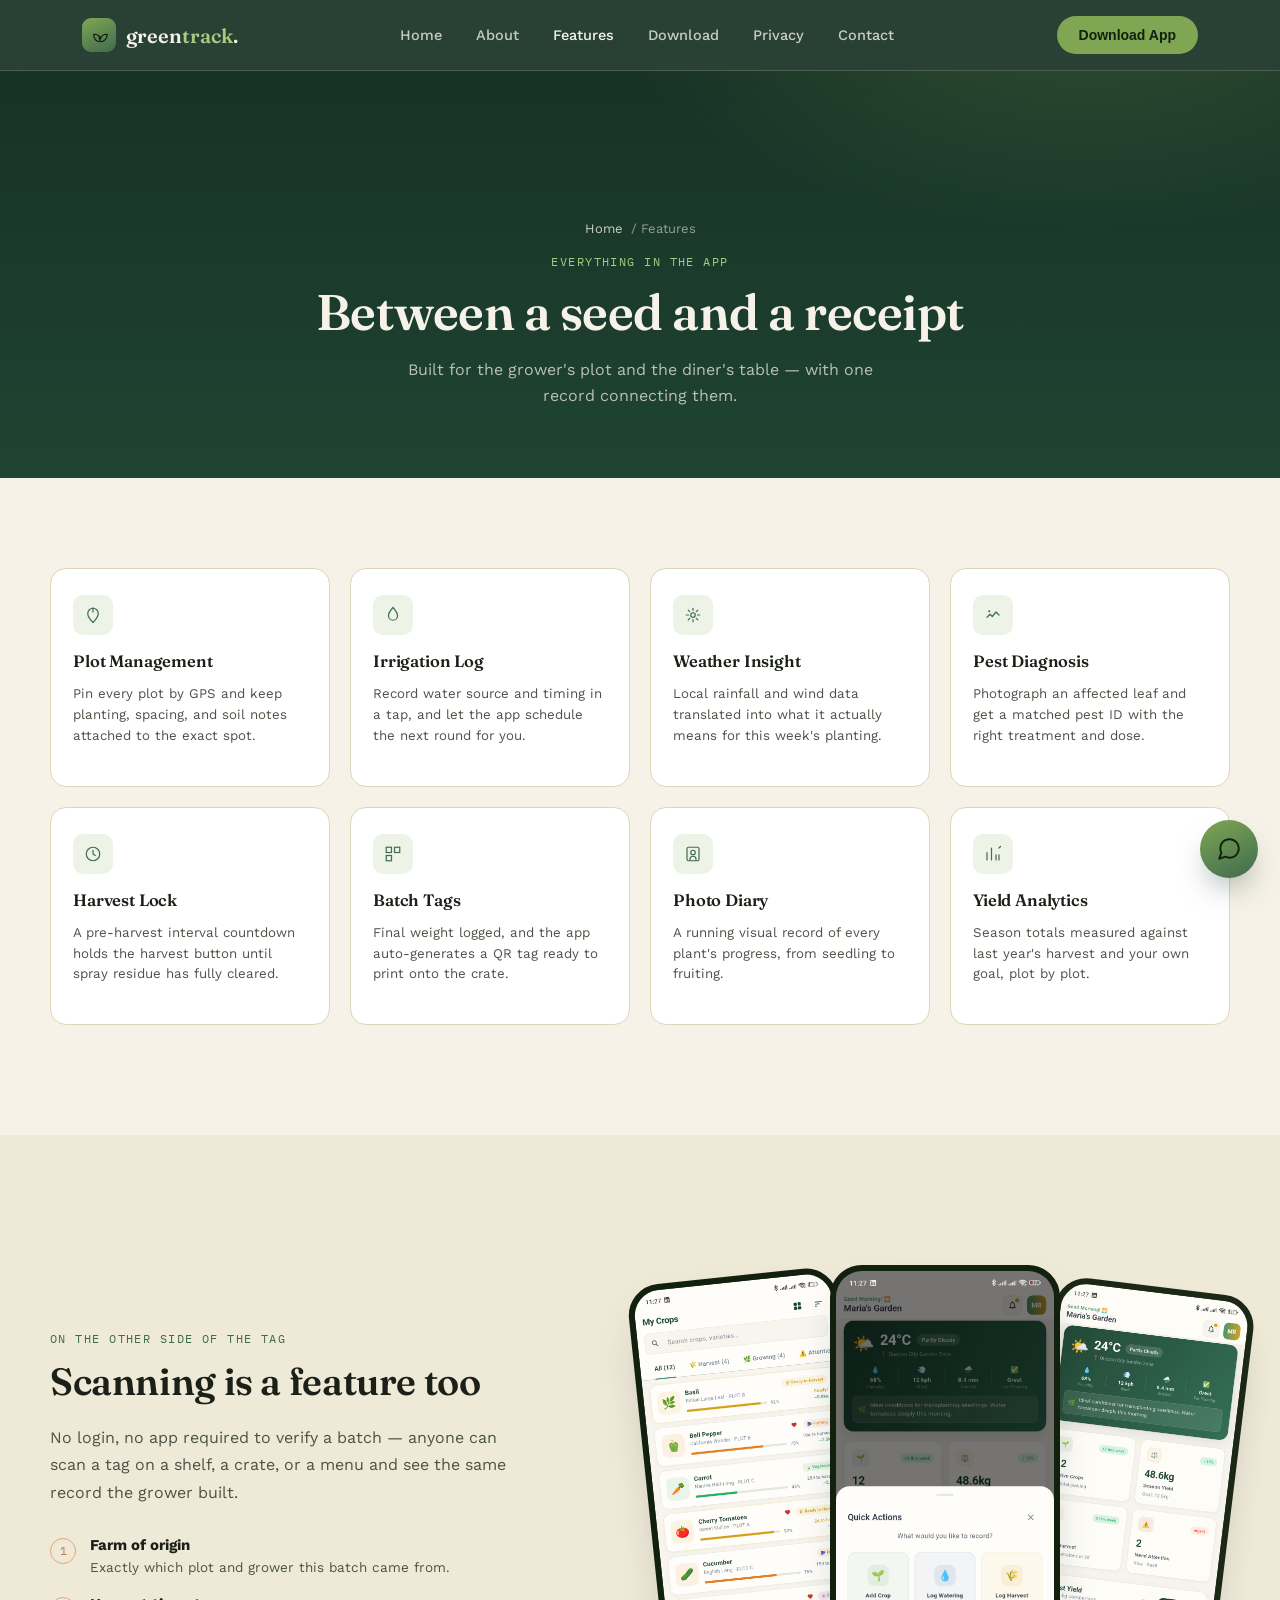
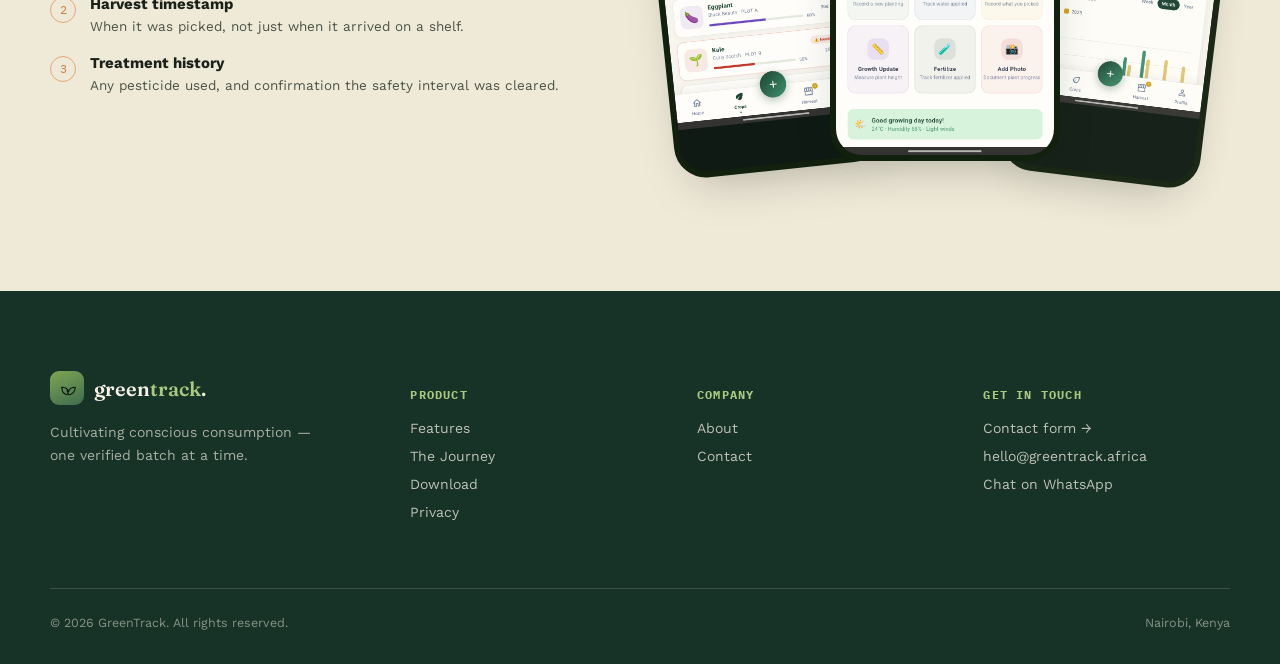
<file: features.html>
<!DOCTYPE html>
<html lang="en">
<head>
<meta charset="UTF-8">
<meta name="viewport" content="width=device-width, initial-scale=1.0">
<title>Features — GreenTrack</title>
<link rel="preconnect" href="https://fonts.googleapis.com">
<link rel="preconnect" href="https://fonts.gstatic.com" crossorigin>
<link href="https://fonts.googleapis.com/css2?family=Fraunces:opsz,wght@9..144,400;9..144,500;9..144,600;9..144,700&family=Work+Sans:wght@400;500;600;700&family=IBM+Plex+Mono:wght@400;500;600&display=swap" rel="stylesheet">
<link rel="stylesheet" href="styles.css">
<link rel="stylesheet" href="widget.css">
</head>
<body>

<header>
  <div class="nav">
    <a href="index.html" class="brand" style="color:inherit;">
      <div class="brand-mark">
        <svg viewBox="0 0 24 24" fill="none"><path d="M12 21c-4-1-7-5-7-10 4 0 8 2 9 6 1-4 5-6 9-6 0 6-4 10-9 10-1-3-2-5-2-8" stroke="#0F1B12" stroke-width="1.6" stroke-linecap="round" stroke-linejoin="round"/></svg>
      </div>
      <div class="brand-name">green<span>track</span>.</div>
    </a>
    <nav class="links">
      <a href="index.html">Home</a>
      <a href="about.html">About</a>
      <a href="features.html" style="color:var(--cream);">Features</a>
      <a href="download.html">Download</a>
      <a href="privacy.html">Privacy</a>
      <a href="contact.html">Contact</a>
    </nav>
    <a href="download.html"><button class="nav-cta">Download App</button></a>
    <button class="nav-toggle" aria-label="Menu">☰</button>
  </div>
</header>

<section class="page-hero">
  <div class="crumb"><a href="index.html">Home</a> / Features</div>
  <span class="mono">Everything in the app</span>
  <h1>Between a seed and a receipt</h1>
  <p>Built for the grower's plot and the diner's table — with one record connecting them.</p>
</section>

<section class="features" id="features" style="padding-top:90px;">
  <div class="feature-grid">
    <div class="fcard reveal">
      <div class="ficon"><svg width="18" height="18" viewBox="0 0 24 24" fill="none"><path d="M12 2v6M12 22c-4-4-7-8-7-12a7 7 0 0114 0c0 4-3 8-7 12z" stroke="currentColor" stroke-width="1.6" stroke-linecap="round"/></svg></div>
      <h3>Plot Management</h3>
      <p>Pin every plot by GPS and keep planting, spacing, and soil notes attached to the exact spot.</p>
    </div>
    <div class="fcard reveal">
      <div class="ficon"><svg width="18" height="18" viewBox="0 0 24 24" fill="none"><path d="M12 2s6 6.5 6 11a6 6 0 01-12 0c0-4.5 6-11 6-11z" stroke="currentColor" stroke-width="1.6"/></svg></div>
      <h3>Irrigation Log</h3>
      <p>Record water source and timing in a tap, and let the app schedule the next round for you.</p>
    </div>
    <div class="fcard reveal">
      <div class="ficon"><svg width="18" height="18" viewBox="0 0 24 24" fill="none"><circle cx="12" cy="12" r="3" stroke="currentColor" stroke-width="1.6"/><path d="M12 3v3M12 18v3M3 12h3M18 12h3M5.6 5.6l2 2M16.4 16.4l2 2M5.6 18.4l2-2M16.4 7.6l2-2" stroke="currentColor" stroke-width="1.6" stroke-linecap="round"/></svg></div>
      <h3>Weather Insight</h3>
      <p>Local rainfall and wind data translated into what it actually means for this week's planting.</p>
    </div>
    <div class="fcard reveal">
      <div class="ficon"><svg width="18" height="18" viewBox="0 0 24 24" fill="none"><path d="M4 15l4-4 3 3 5-6 4 4" stroke="currentColor" stroke-width="1.6" stroke-linecap="round" stroke-linejoin="round"/><circle cx="7" cy="7" r="1.4" fill="currentColor"/></svg></div>
      <h3>Pest Diagnosis</h3>
      <p>Photograph an affected leaf and get a matched pest ID with the right treatment and dose.</p>
    </div>
    <div class="fcard reveal">
      <div class="ficon"><svg width="18" height="18" viewBox="0 0 24 24" fill="none"><circle cx="12" cy="12" r="9" stroke="currentColor" stroke-width="1.6"/><path d="M12 7v5l3 2" stroke="currentColor" stroke-width="1.6" stroke-linecap="round"/></svg></div>
      <h3>Harvest Lock</h3>
      <p>A pre-harvest interval countdown holds the harvest button until spray residue has fully cleared.</p>
    </div>
    <div class="fcard reveal">
      <div class="ficon"><svg width="18" height="18" viewBox="0 0 24 24" fill="none"><rect x="3" y="3" width="7" height="7" stroke="currentColor" stroke-width="1.6"/><rect x="14" y="3" width="7" height="7" stroke="currentColor" stroke-width="1.6"/><rect x="3" y="14" width="7" height="7" stroke="currentColor" stroke-width="1.6"/></svg></div>
      <h3>Batch Tags</h3>
      <p>Final weight logged, and the app auto-generates a QR tag ready to print onto the crate.</p>
    </div>
    <div class="fcard reveal">
      <div class="ficon"><svg width="18" height="18" viewBox="0 0 24 24" fill="none"><rect x="4" y="3" width="16" height="18" rx="2" stroke="currentColor" stroke-width="1.6"/><circle cx="12" cy="10" r="3" stroke="currentColor" stroke-width="1.6"/><path d="M8 21v-2a4 4 0 018 0v2" stroke="currentColor" stroke-width="1.6"/></svg></div>
      <h3>Photo Diary</h3>
      <p>A running visual record of every plant's progress, from seedling to fruiting.</p>
    </div>
    <div class="fcard reveal">
      <div class="ficon"><svg width="18" height="18" viewBox="0 0 24 24" fill="none"><path d="M4 20V10M10 20V4M16 20v-7M20 4l2-2M20 20V13" stroke="currentColor" stroke-width="1.6" stroke-linecap="round"/></svg></div>
      <h3>Yield Analytics</h3>
      <p>Season totals measured against last year's harvest and your own goal, plot by plot.</p>
    </div>
  </div>
</section>

<section class="showcase">
  <div class="showcase-grid">
    <div class="showcase-copy reveal">
      <span class="mono">On the other side of the tag</span>
      <h2>Scanning is a feature too</h2>
      <p>No login, no app required to verify a batch — anyone can scan a tag on a shelf, a crate, or a menu and see the same record the grower built.</p>
      <div class="feature-mini-list">
        <div class="feature-mini"><span class="num">1</span><div><b>Farm of origin</b><span>Exactly which plot and grower this batch came from.</span></div></div>
        <div class="feature-mini"><span class="num">2</span><div><b>Harvest timestamp</b><span>When it was picked, not just when it arrived on a shelf.</span></div></div>
        <div class="feature-mini"><span class="num">3</span><div><b>Treatment history</b><span>Any pesticide used, and confirmation the safety interval was cleared.</span></div></div>
      </div>
    </div>
    <div class="device-cluster reveal">
      <div class="phone d1"><img src="assets/crops.jpeg" alt="GreenTrack crop list"></div>
      <div class="phone d2"><img src="assets/quickactions.jpeg" alt="GreenTrack quick actions"></div>
      <div class="phone d3"><img src="assets/dashboard.jpeg" alt="GreenTrack dashboard"></div>
    </div>
  </div>
</section>

<footer id="contact-footer">
  <div class="footer-grid">
    <div class="footer-brand reveal">
      <div class="brand">
        <div class="brand-mark">
          <svg viewBox="0 0 24 24" fill="none"><path d="M12 21c-4-1-7-5-7-10 4 0 8 2 9 6 1-4 5-6 9-6 0 6-4 10-9 10-1-3-2-5-2-8" stroke="#0F1B12" stroke-width="1.6" stroke-linecap="round" stroke-linejoin="round"/></svg>
        </div>
        <div class="brand-name">green<span>track</span>.</div>
      </div>
      <p>Cultivating conscious consumption — one verified batch at a time.</p>
    </div>
    <div class="footer-col reveal">
      <h4>Product</h4>
      <a href="features.html">Features</a>
      <a href="about.html">The Journey</a>
      <a href="download.html">Download</a>
      <a href="privacy.html">Privacy</a>
    </div>
    <div class="footer-col reveal">
      <h4>Company</h4>
      <a href="about.html">About</a>
      <a href="contact.html">Contact</a>
    </div>
    <div class="footer-col reveal">
      <h4>Get in touch</h4>
      <a href="contact.html">Contact form →</a>
      <a href="mailto:hello@greentrack.africa">hello@greentrack.africa</a>
      <a href="https://wa.me/2547XXXXXXXX" target="_blank" rel="noopener">Chat on WhatsApp</a>
    </div>
  </div>
  <div class="footer-bottom">
    <span>© 2026 GreenTrack. All rights reserved.</span>
    <span>Nairobi, Kenya</span>
  </div>
</footer>

<script>
  const toggle = document.querySelector('.nav-toggle');
  const links = document.querySelector('nav.links');
  toggle.addEventListener('click', () => {
    const open = links.style.display === 'flex';
    links.style.display = open ? 'none' : 'flex';
    links.style.flexDirection = 'column';
    links.style.position='absolute'; links.style.top='64px'; links.style.left='0'; links.style.right='0';
    links.style.background='rgba(23,50,38,0.98)'; links.style.padding='20px 32px'; links.style.gap='16px';
  });

  const io = new IntersectionObserver((entries) => {
    entries.forEach(e => { if(e.isIntersecting){ e.target.classList.add('in'); io.unobserve(e.target); } });
  }, {threshold:0.15});
  document.querySelectorAll('.reveal').forEach(el => io.observe(el));
</script>

<script>
  window.GREENTRACK_API_BASE = "http://localhost:4000";
  window.GREENTRACK_WHATSAPP_NUMBER = "2547XXXXXXXX";
</script>
<script src="widget.js"></script>

</body>
</html>
</file>
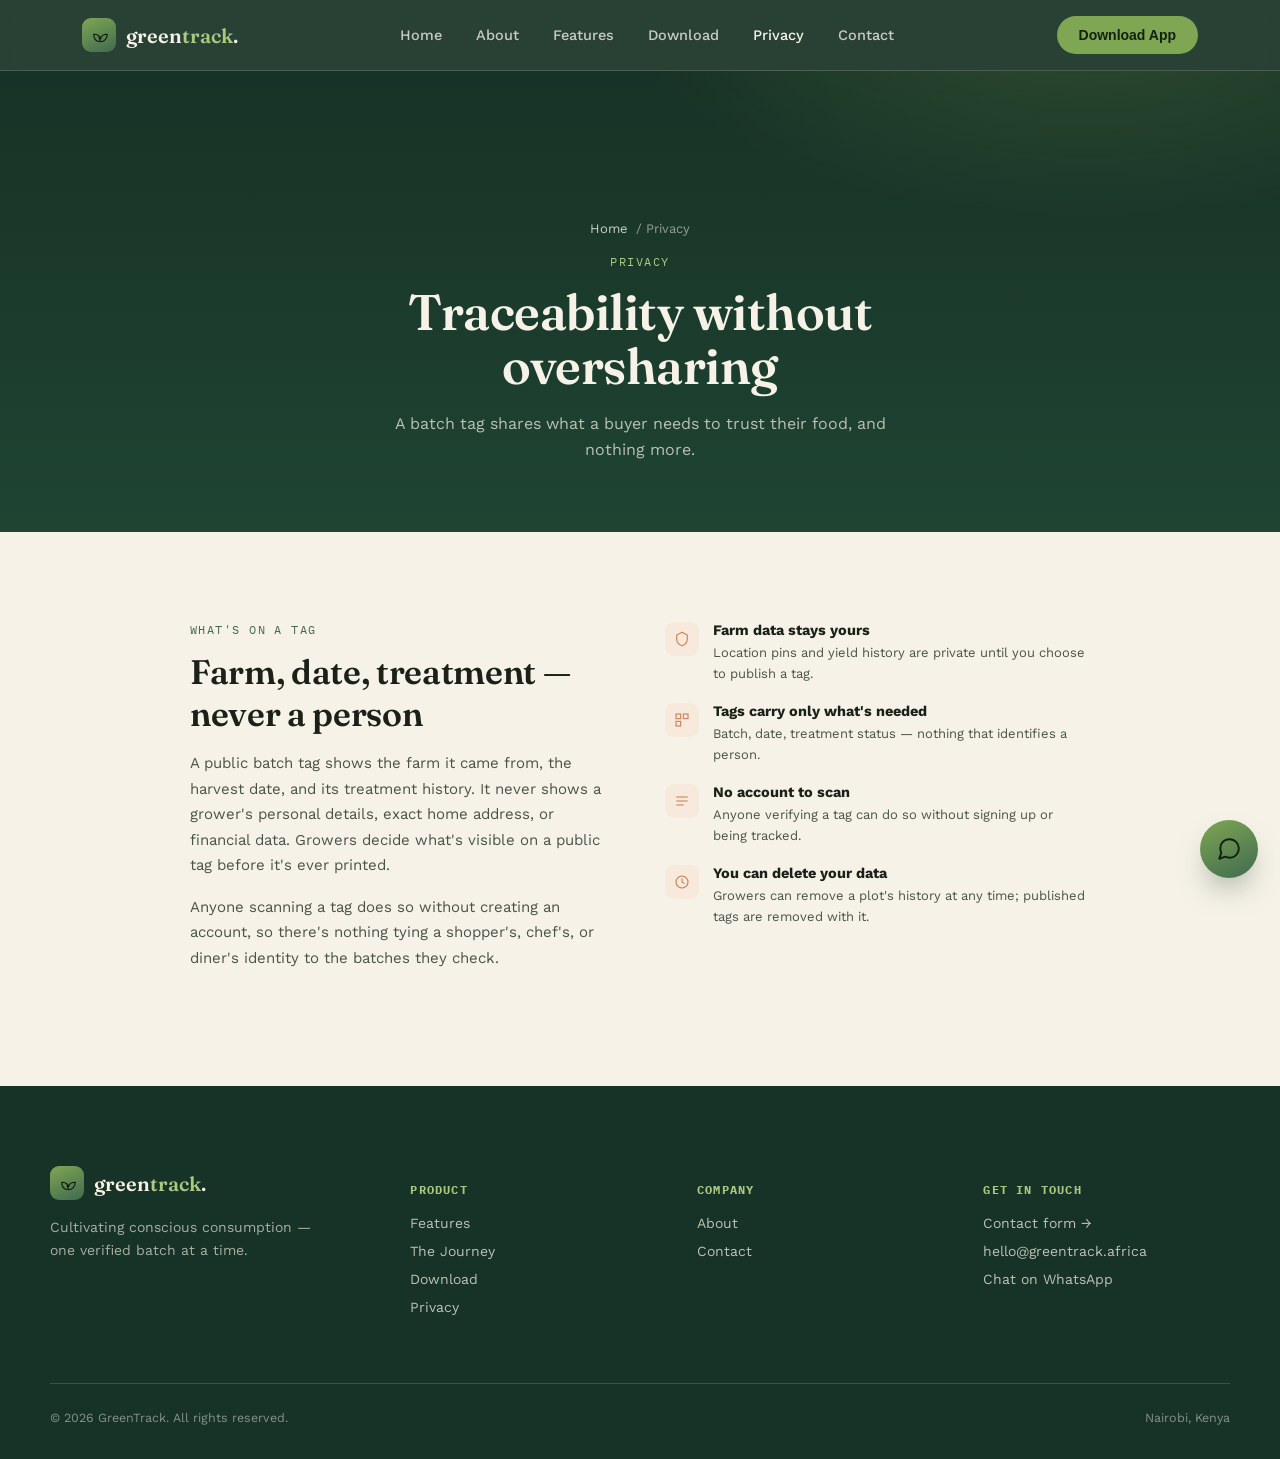
<file: privacy.html>
<!DOCTYPE html>
<html lang="en">
<head>
<meta charset="UTF-8">
<meta name="viewport" content="width=device-width, initial-scale=1.0">
<title>Privacy — GreenTrack</title>
<link rel="preconnect" href="https://fonts.googleapis.com">
<link rel="preconnect" href="https://fonts.gstatic.com" crossorigin>
<link href="https://fonts.googleapis.com/css2?family=Fraunces:opsz,wght@9..144,400;9..144,500;9..144,600;9..144,700&family=Work+Sans:wght@400;500;600;700&family=IBM+Plex+Mono:wght@400;500;600&display=swap" rel="stylesheet">
<link rel="stylesheet" href="styles.css">
<link rel="stylesheet" href="widget.css">
</head>
<body>

<header>
  <div class="nav">
    <a href="index.html" class="brand" style="color:inherit;">
      <div class="brand-mark">
        <svg viewBox="0 0 24 24" fill="none"><path d="M12 21c-4-1-7-5-7-10 4 0 8 2 9 6 1-4 5-6 9-6 0 6-4 10-9 10-1-3-2-5-2-8" stroke="#0F1B12" stroke-width="1.6" stroke-linecap="round" stroke-linejoin="round"/></svg>
      </div>
      <div class="brand-name">green<span>track</span>.</div>
    </a>
    <nav class="links">
      <a href="index.html">Home</a>
      <a href="about.html">About</a>
      <a href="features.html">Features</a>
      <a href="download.html">Download</a>
      <a href="privacy.html" style="color:var(--cream);">Privacy</a>
      <a href="contact.html">Contact</a>
    </nav>
    <a href="download.html"><button class="nav-cta">Download App</button></a>
    <button class="nav-toggle" aria-label="Menu">☰</button>
  </div>
</header>

<section class="page-hero">
  <div class="crumb"><a href="index.html">Home</a> / Privacy</div>
  <span class="mono">Privacy</span>
  <h1>Traceability without oversharing</h1>
  <p>A batch tag shares what a buyer needs to trust their food, and nothing more.</p>
</section>

<section class="privacy" style="padding-top:90px;">
  <div class="privacy-inner">
    <div class="reveal">
      <span class="mono" style="color:var(--moss); display:block; margin-bottom:14px;">What's on a tag</span>
      <h2>Farm, date, treatment — never a person</h2>
      <p>A public batch tag shows the farm it came from, the harvest date, and its treatment history. It never shows a grower's personal details, exact home address, or financial data. Growers decide what's visible on a public tag before it's ever printed.</p>
      <p style="margin-top:16px;">Anyone scanning a tag does so without creating an account, so there's nothing tying a shopper's, chef's, or diner's identity to the batches they check.</p>
    </div>
    <div class="privacy-points reveal">
      <div class="ppoint">
        <div class="pico"><svg width="16" height="16" viewBox="0 0 24 24" fill="none"><path d="M12 2l8 4v6c0 5-3.4 8.4-8 10-4.6-1.6-8-5-8-10V6l8-4z" stroke="currentColor" stroke-width="1.6"/></svg></div>
        <div><b>Farm data stays yours</b><span>Location pins and yield history are private until you choose to publish a tag.</span></div>
      </div>
      <div class="ppoint">
        <div class="pico"><svg width="16" height="16" viewBox="0 0 24 24" fill="none"><rect x="3" y="3" width="7" height="7" stroke="currentColor" stroke-width="1.6"/><rect x="14" y="3" width="7" height="7" stroke="currentColor" stroke-width="1.6"/><rect x="3" y="14" width="7" height="7" stroke="currentColor" stroke-width="1.6"/></svg></div>
        <div><b>Tags carry only what's needed</b><span>Batch, date, treatment status — nothing that identifies a person.</span></div>
      </div>
      <div class="ppoint">
        <div class="pico"><svg width="16" height="16" viewBox="0 0 24 24" fill="none"><path d="M4 12h16M4 6h16M4 18h10" stroke="currentColor" stroke-width="1.6" stroke-linecap="round"/></svg></div>
        <div><b>No account to scan</b><span>Anyone verifying a tag can do so without signing up or being tracked.</span></div>
      </div>
      <div class="ppoint">
        <div class="pico"><svg width="16" height="16" viewBox="0 0 24 24" fill="none"><circle cx="12" cy="12" r="9" stroke="currentColor" stroke-width="1.6"/><path d="M12 7v5l3 2" stroke="currentColor" stroke-width="1.6" stroke-linecap="round"/></svg></div>
        <div><b>You can delete your data</b><span>Growers can remove a plot's history at any time; published tags are removed with it.</span></div>
      </div>
    </div>
  </div>
</section>

<footer id="contact-footer">
  <div class="footer-grid">
    <div class="footer-brand reveal">
      <div class="brand">
        <div class="brand-mark">
          <svg viewBox="0 0 24 24" fill="none"><path d="M12 21c-4-1-7-5-7-10 4 0 8 2 9 6 1-4 5-6 9-6 0 6-4 10-9 10-1-3-2-5-2-8" stroke="#0F1B12" stroke-width="1.6" stroke-linecap="round" stroke-linejoin="round"/></svg>
        </div>
        <div class="brand-name">green<span>track</span>.</div>
      </div>
      <p>Cultivating conscious consumption — one verified batch at a time.</p>
    </div>
    <div class="footer-col reveal">
      <h4>Product</h4>
      <a href="features.html">Features</a>
      <a href="about.html">The Journey</a>
      <a href="download.html">Download</a>
      <a href="privacy.html">Privacy</a>
    </div>
    <div class="footer-col reveal">
      <h4>Company</h4>
      <a href="about.html">About</a>
      <a href="contact.html">Contact</a>
    </div>
    <div class="footer-col reveal">
      <h4>Get in touch</h4>
      <a href="contact.html">Contact form →</a>
      <a href="mailto:hello@greentrack.africa">hello@greentrack.africa</a>
      <a href="https://wa.me/2547XXXXXXXX" target="_blank" rel="noopener">Chat on WhatsApp</a>
    </div>
  </div>
  <div class="footer-bottom">
    <span>© 2026 GreenTrack. All rights reserved.</span>
    <span>Nairobi, Kenya</span>
  </div>
</footer>

<script>
  const toggle = document.querySelector('.nav-toggle');
  const links = document.querySelector('nav.links');
  toggle.addEventListener('click', () => {
    const open = links.style.display === 'flex';
    links.style.display = open ? 'none' : 'flex';
    links.style.flexDirection = 'column';
    links.style.position='absolute'; links.style.top='64px'; links.style.left='0'; links.style.right='0';
    links.style.background='rgba(23,50,38,0.98)'; links.style.padding='20px 32px'; links.style.gap='16px';
  });

  const io = new IntersectionObserver((entries) => {
    entries.forEach(e => { if(e.isIntersecting){ e.target.classList.add('in'); io.unobserve(e.target); } });
  }, {threshold:0.15});
  document.querySelectorAll('.reveal').forEach(el => io.observe(el));
</script>

<script>
  window.GREENTRACK_API_BASE = "http://localhost:4000";
  window.GREENTRACK_WHATSAPP_NUMBER = "2547XXXXXXXX";
</script>
<script src="widget.js"></script>

</body>
</html>
</file>
<file: styles.css>
:root{
    --forest:#173226;
    --forest-2:#1F4432;
    --moss:#3F6B4F;
    --sprout:#7FA653;
    --sprout-light:#A8C97F;
    --clay:#C97D4E;
    --clay-light:#E3A876;
    --cream:#F6F2E7;
    --cream-2:#EFE9D8;
    --ink:#1B2118;
    --ink-soft:#4B5347;
    --line:#DED4B8;
    --line-dark:rgba(246,242,231,0.16);
    --radius:18px;
    --shadow:0 20px 50px -22px rgba(18,32,22,0.35);
  }
  *{box-sizing:border-box;}
  html{scroll-behavior:smooth;}
  body{
    margin:0;
    font-family:'Work Sans', sans-serif;
    background:var(--cream);
    color:var(--ink);
    -webkit-font-smoothing:antialiased;
    overflow-x:hidden;
  }
  h1,h2,h3,.display{
    font-family:'Fraunces', serif;
    font-weight:600;
    letter-spacing:-0.01em;
    margin:0;
    color:inherit;
  }
  .mono{
    font-family:'IBM Plex Mono', monospace;
    text-transform:uppercase;
    letter-spacing:0.12em;
    font-size:12px;
  }
  a{color:inherit; text-decoration:none;}
  img{max-width:100%; display:block;}
  .wrap{max-width:1180px; margin:0 auto; padding:0 32px;}
  section{position:relative;}

  /* ---------- NAV ---------- */
  header{
    position:sticky; top:0; z-index:50;
    background:rgba(23,50,38,0.92);
    backdrop-filter:blur(10px);
    border-bottom:1px solid var(--line-dark);
  }
  .nav{
    display:flex; align-items:center; justify-content:space-between;
    padding:16px 32px; max-width:1180px; margin:0 auto;
  }
  .brand{display:flex; align-items:center; gap:10px; color:var(--cream);}
  .brand-mark{
    width:34px; height:34px; border-radius:9px;
    background:linear-gradient(155deg, var(--sprout), var(--moss));
    display:flex; align-items:center; justify-content:center;
    flex-shrink:0;
  }
  .brand-mark svg{width:18px; height:18px;}
  .brand-name{font-family:'Fraunces', serif; font-size:20px; font-weight:600; color:var(--cream);}
  .brand-name span{color:var(--sprout-light);}
  nav.links{display:flex; gap:34px;}
  nav.links a{
    color:rgba(246,242,231,0.78); font-size:14.5px; font-weight:500;
    position:relative; padding:4px 0; transition:color .2s;
  }
  nav.links a:hover{color:var(--cream);}
  nav.links a::after{
    content:''; position:absolute; left:0; bottom:-2px; width:0; height:1.5px;
    background:var(--sprout-light); transition:width .25s;
  }
  nav.links a:hover::after{width:100%;}
  .nav-cta{
    background:var(--sprout); color:#12210E; font-weight:600; font-size:14px;
    padding:11px 22px; border-radius:999px; border:none; cursor:pointer;
    transition:transform .2s, background .2s; white-space:nowrap;
  }
  .nav-cta:hover{background:var(--sprout-light); transform:translateY(-1px);}
  .nav-toggle{display:none; background:none; border:none; color:var(--cream); font-size:26px; cursor:pointer;}

  /* ---------- HERO ---------- */
  .hero{
    background:
      radial-gradient(ellipse 900px 500px at 82% -10%, rgba(127,166,83,0.28), transparent 60%),
      radial-gradient(ellipse 700px 500px at 10% 110%, rgba(201,125,78,0.18), transparent 55%),
      linear-gradient(180deg, var(--forest) 0%, var(--forest-2) 100%);
    color:var(--cream);
    padding:88px 32px 0;
    overflow:hidden;
  }
  .hero-grid{
    max-width:1180px; margin:0 auto;
    display:grid; grid-template-columns:1.05fr 0.95fr; gap:40px; align-items:center;
    padding-bottom:70px;
  }
  .eyebrow{
    display:inline-flex; align-items:center; gap:8px;
    color:var(--sprout-light); margin-bottom:22px;
  }
  .eyebrow::before{content:''; width:22px; height:1px; background:var(--sprout-light);}
  .hero h1{
    font-size:clamp(38px, 5vw, 60px); line-height:1.04; letter-spacing:-0.02em;
  }
  .hero h1 em{font-style:italic; color:var(--sprout-light); font-weight:500;}
  .hero p.lede{
    font-size:17.5px; line-height:1.65; color:rgba(246,242,231,0.8);
    max-width:460px; margin:24px 0 34px;
  }
  .hero-ctas{display:flex; gap:14px; flex-wrap:wrap;}
  .btn{
    display:inline-flex; align-items:center; gap:9px;
    padding:14px 26px; border-radius:999px; font-weight:600; font-size:15px;
    cursor:pointer; border:1px solid transparent; transition:all .22s;
  }
  .btn-primary{background:var(--sprout); color:#12210E;}
  .btn-primary:hover{background:var(--sprout-light); transform:translateY(-2px); box-shadow:0 12px 24px -10px rgba(127,166,83,0.5);}
  .btn-ghost{background:transparent; border-color:rgba(246,242,231,0.35); color:var(--cream);}
  .btn-ghost:hover{border-color:var(--cream); background:rgba(246,242,231,0.08);}
  .hero-stats{display:flex; gap:34px; margin-top:52px; flex-wrap:wrap;}
  .hero-stats div b{display:block; font-family:'Fraunces', serif; font-size:26px; color:var(--cream);}
  .hero-stats div span{font-size:12.5px; color:rgba(246,242,231,0.6);}

  /* phone showcase */
  .phone-stage{position:relative; height:560px; display:flex; align-items:flex-end; justify-content:center;}
  .phone{
    position:absolute; width:230px; border-radius:32px; overflow:hidden;
    border:6px solid #0E1A13; box-shadow:var(--shadow); background:#0E1A13;
  }
  .phone img{width:100%; display:block;}
  .phone-main{width:252px; z-index:3; bottom:0;}
  .phone-back{width:198px; z-index:1; bottom:38px; left:-4px; opacity:0.9; filter:saturate(0.9);}
  .phone-back.right{left:auto; right:-10px; bottom:52px; width:184px;}
  .tag-float{
    position:absolute; z-index:4; background:var(--cream); color:var(--ink);
    padding:10px 14px; border-radius:12px; box-shadow:var(--shadow);
    font-family:'IBM Plex Mono', monospace; font-size:11.5px; display:flex; align-items:center; gap:8px;
  }
  .tag-float .dot{width:7px; height:7px; border-radius:50%; background:var(--sprout);}
  .tag-float.one{top:24px; left:-4px;}
  .tag-float.two{bottom:100px; right:-18px;}

  /* ---------- GET STARTED ---------- */
  .get-started{background:var(--cream); padding:96px 32px; text-align:center;}
  .section-head{max-width:640px; margin:0 auto 56px;}
  .section-head .mono{color:var(--moss); margin-bottom:14px; display:block;}
  .section-head h2{font-size:clamp(28px,3.4vw,40px); line-height:1.15;}
  .section-head p{color:var(--ink-soft); font-size:16px; margin-top:14px; line-height:1.6;}

  .path-grid{display:grid; grid-template-columns:1fr 1fr; gap:26px; max-width:920px; margin:0 auto;}
  .path-card{
    text-align:left; background:#fff; border:1px solid var(--line);
    border-radius:var(--radius); padding:34px; transition:transform .25s, box-shadow .25s;
  }
  .path-card:hover{transform:translateY(-6px); box-shadow:var(--shadow);}
  .path-icon{
    width:48px; height:48px; border-radius:12px; display:flex; align-items:center; justify-content:center;
    margin-bottom:20px;
  }
  .path-card.grow .path-icon{background:#E9F1E1; color:var(--moss);}
  .path-card.verify .path-icon{background:#F7E9DC; color:var(--clay);}
  .path-card h3{font-size:21px; margin-bottom:10px;}
  .path-card p{color:var(--ink-soft); font-size:14.5px; line-height:1.6; margin-bottom:22px;}
  .path-link{font-weight:600; font-size:14px; display:inline-flex; align-items:center; gap:6px;}
  .path-card.grow .path-link{color:var(--moss);}
  .path-card.verify .path-link{color:var(--clay);}
  .path-link svg{width:14px; height:14px; transition:transform .2s;}
  .path-card:hover .path-link svg{transform:translateX(4px);}

  /* ---------- JOURNEY (signature crate-tag chain) ---------- */
  .journey{background:var(--forest); color:var(--cream); padding:110px 32px;}
  .journey .section-head .mono{color:var(--sprout-light);}
  .journey .section-head p{color:rgba(246,242,231,0.68);}
  .journey .section-head{text-align:center;}

  .chain{
    max-width:1080px; margin:70px auto 0; position:relative;
  }
  .chain::before{
    content:''; position:absolute; top:52px; left:6%; right:6%; height:1px;
    background:repeating-linear-gradient(90deg, rgba(246,242,231,0.35) 0 10px, transparent 10px 20px);
  }
  .chain-row{display:grid; grid-template-columns:repeat(4,1fr); gap:22px;}
  .tag{
    position:relative; background:var(--cream); color:var(--ink);
    border-radius:14px; padding:26px 20px 24px;
    box-shadow:0 24px 40px -20px rgba(0,0,0,0.45);
  }
  .tag::before{
    content:''; position:absolute; top:-9px; left:50%; transform:translateX(-50%);
    width:18px; height:18px; background:var(--forest); border-radius:50%;
    border:5px solid var(--cream);
  }
  .tag .stage-num{
    font-family:'IBM Plex Mono', monospace; font-size:11px; color:var(--clay); letter-spacing:.1em;
    display:block; margin-bottom:10px;
  }
  .tag h3{font-size:19px; margin-bottom:4px;}
  .tag .role{color:var(--moss); font-size:12.5px; font-weight:600; margin-bottom:14px; display:block;}
  .tag p{font-size:13.6px; line-height:1.58; color:var(--ink-soft);}
  .tag .qr{
    position:absolute; bottom:16px; right:16px; width:26px; height:26px; opacity:0.5;
  }

  /* ---------- SHOWCASE ---------- */
  .showcase{background:var(--cream-2); padding:110px 32px;}
  .showcase-grid{
    display:grid; grid-template-columns:1.1fr 1fr; gap:60px; align-items:center; max-width:1180px; margin:0 auto;
  }
  .showcase-copy .mono{color:var(--moss); display:block; margin-bottom:14px;}
  .showcase-copy h2{font-size:clamp(28px,3.2vw,38px); line-height:1.16; margin-bottom:20px;}
  .showcase-copy p{color:var(--ink-soft); font-size:16px; line-height:1.7; margin-bottom:30px; max-width:460px;}
  .feature-mini-list{display:flex; flex-direction:column; gap:18px;}
  .feature-mini{display:flex; gap:14px; align-items:flex-start;}
  .feature-mini .num{
    font-family:'IBM Plex Mono', monospace; font-size:12px; color:var(--clay);
    border:1px solid var(--clay-light); border-radius:50%; width:26px; height:26px;
    display:flex; align-items:center; justify-content:center; flex-shrink:0; margin-top:2px;
  }
  .feature-mini b{display:block; font-size:15px; margin-bottom:3px;}
  .feature-mini span{font-size:13.5px; color:var(--ink-soft); line-height:1.5;}

  .device-cluster{position:relative; display:flex; justify-content:center; padding:20px 0;}
  .device-cluster .phone{position:relative; border:6px solid #12210E;}
  .device-cluster .d1{width:210px; transform:rotate(-6deg) translateY(10px); z-index:1;}
  .device-cluster .d2{width:230px; z-index:3; margin:0 -30px;}
  .device-cluster .d3{width:200px; transform:rotate(7deg) translateY(20px); z-index:2; opacity:0.96;}

  /* ---------- FEATURES ---------- */
  .features{background:var(--cream); padding:110px 32px;}
  .feature-grid{
    display:grid; grid-template-columns:repeat(4,1fr); gap:20px; max-width:1180px; margin:0 auto;
  }
  .fcard{
    background:#fff; border:1px solid var(--line); border-radius:16px; padding:26px 22px;
    transition:transform .22s, border-color .22s;
  }
  .fcard:hover{transform:translateY(-5px); border-color:var(--sprout);}
  .fcard .ficon{
    width:40px; height:40px; border-radius:10px; background:#EEF3E7; color:var(--moss);
    display:flex; align-items:center; justify-content:center; margin-bottom:16px;
  }
  .fcard h3{font-size:16.5px; margin-bottom:8px;}
  .fcard p{font-size:13.3px; color:var(--ink-soft); line-height:1.55;}

  /* ---------- DOWNLOAD ---------- */
  .download{
    background:linear-gradient(120deg, var(--moss), var(--forest-2));
    color:var(--cream); padding:100px 32px; border-radius:28px; margin:0 32px 0;
    max-width:1116px; margin-left:auto; margin-right:auto;
    text-align:center; position:relative; overflow:hidden;
  }
  .download::after{
    content:''; position:absolute; inset:0;
    background:radial-gradient(circle at 85% 20%, rgba(255,255,255,0.12), transparent 45%);
  }
  .download h2{font-size:clamp(28px,3.6vw,42px); margin-bottom:16px; position:relative;}
  .download p{color:rgba(246,242,231,0.78); max-width:480px; margin:0 auto 34px; font-size:16px; position:relative;}
  .store-row{display:flex; gap:16px; justify-content:center; flex-wrap:wrap; position:relative;}
  .store-btn{
    display:flex; align-items:center; gap:10px; background:var(--cream); color:var(--ink);
    padding:13px 24px; border-radius:12px; font-weight:600; font-size:14.5px;
  }
  .store-btn svg{width:20px; height:20px;}
  .store-btn.outline{background:transparent; border:1px solid rgba(246,242,231,0.4); color:var(--cream);}

  /* ---------- PRIVACY ---------- */
  .privacy{padding:100px 32px; background:var(--cream);}
  .privacy-inner{
    max-width:900px; margin:0 auto; display:grid; grid-template-columns:1fr 1fr; gap:50px; align-items:start;
  }
  .privacy h2{font-size:clamp(26px,3vw,34px); margin-bottom:16px;}
  .privacy p{color:var(--ink-soft); line-height:1.7; font-size:15px;}
  .privacy-points{display:flex; flex-direction:column; gap:20px;}
  .ppoint{display:flex; gap:14px;}
  .ppoint .pico{
    width:34px; height:34px; border-radius:9px; background:#F7E9DC; color:var(--clay);
    display:flex; align-items:center; justify-content:center; flex-shrink:0;
  }
  .ppoint b{font-size:14.5px; display:block; margin-bottom:3px;}
  .ppoint span{font-size:13px; color:var(--ink-soft); line-height:1.5;}

  /* ---------- CONTACT / FOOTER ---------- */
  footer{background:var(--forest); color:var(--cream); padding:80px 32px 34px;}
  .footer-grid{
    max-width:1180px; margin:0 auto; display:grid; grid-template-columns:1.3fr 1fr 1fr 1fr; gap:40px;
    padding-bottom:56px; border-bottom:1px solid var(--line-dark);
  }
  .footer-brand p{color:rgba(246,242,231,0.65); font-size:14px; line-height:1.6; margin:16px 0 22px; max-width:280px;}
  .footer-col h4{font-family:'IBM Plex Mono', monospace; font-size:12px; letter-spacing:.1em; text-transform:uppercase; color:var(--sprout-light); margin-bottom:18px;}
  .footer-col a{display:block; color:rgba(246,242,231,0.75); font-size:14px; margin-bottom:12px;}
  .footer-col a:hover{color:var(--cream);}
  .contact-form{display:flex; flex-direction:column; gap:10px;}
  .contact-form input, .contact-form textarea{
    background:rgba(246,242,231,0.08); border:1px solid var(--line-dark); border-radius:10px;
    padding:11px 13px; color:var(--cream); font-family:'Work Sans',sans-serif; font-size:13.5px;
  }
  .contact-form input::placeholder, .contact-form textarea::placeholder{color:rgba(246,242,231,0.45);}
  .contact-form button{
    margin-top:6px; background:var(--sprout); color:#12210E; border:none; padding:11px; border-radius:10px;
    font-weight:600; cursor:pointer; font-size:13.5px;
  }
  .footer-bottom{
    max-width:1180px; margin:0 auto; padding-top:26px; display:flex; justify-content:space-between;
    align-items:center; font-size:12.5px; color:rgba(246,242,231,0.5); flex-wrap:wrap; gap:12px;
  }

  /* reveal animation */
  .reveal{opacity:0; transform:translateY(18px); transition:opacity .7s ease, transform .7s ease;}
  .reveal.in{opacity:1; transform:translateY(0);}

  @media (max-width:920px){
    nav.links, .nav-cta{display:none;}
    .nav-toggle{display:block;}
    .hero-grid{grid-template-columns:1fr; text-align:left;}
    .phone-stage{height:420px; margin-top:20px;}
    .path-grid, .showcase-grid, .privacy-inner{grid-template-columns:1fr;}
    .chain-row{grid-template-columns:1fr 1fr; gap:34px 18px;}
    .chain::before{display:none;}
    .feature-grid{grid-template-columns:1fr 1fr;}
    .footer-grid{grid-template-columns:1fr 1fr;}
    .download{border-radius:20px; margin-left:16px; margin-right:16px; padding:70px 24px;}
  }
  @media (max-width:560px){
    .chain-row, .feature-grid, .footer-grid{grid-template-columns:1fr;}
    .hero{padding-top:110px;}
    .wrap, .nav{padding-left:20px; padding-right:20px;}
  }

/* ---------- SUB-PAGE HERO ---------- */
.page-hero{
  background:
    radial-gradient(ellipse 800px 400px at 85% -20%, rgba(127,166,83,0.25), transparent 60%),
    linear-gradient(180deg, var(--forest) 0%, var(--forest-2) 100%);
  color:var(--cream);
  padding:150px 32px 70px;
  text-align:center;
}
.page-hero .mono{color:var(--sprout-light); display:block; margin-bottom:16px;}
.page-hero h1{font-size:clamp(32px,4.6vw,50px); line-height:1.08; max-width:680px; margin:0 auto;}
.page-hero p{color:rgba(246,242,231,0.72); font-size:16px; max-width:520px; margin:18px auto 0; line-height:1.6;}
.crumb{display:flex; gap:8px; align-items:center; justify-content:center; margin-bottom:18px; font-size:13px; color:rgba(246,242,231,0.55);}
.crumb a{color:rgba(246,242,231,0.8);}
.crumb a:hover{color:var(--cream);}

/* ---------- STEP LIST (Download page) ---------- */
.steps{max-width:820px; margin:0 auto; display:grid; grid-template-columns:repeat(3,1fr); gap:22px;}
.step{background:#fff; border:1px solid var(--line); border-radius:16px; padding:26px 22px;}
.step .step-num{font-family:'IBM Plex Mono', monospace; font-size:12px; color:var(--clay); display:block; margin-bottom:12px;}
.step h3{font-size:16.5px; margin-bottom:8px;}
.step p{font-size:13.5px; color:var(--ink-soft); line-height:1.6;}

/* ---------- CONTACT PAGE CARDS ---------- */
.contact-cards{display:grid; grid-template-columns:repeat(3,1fr); gap:20px; max-width:920px; margin:0 auto 60px;}
.ccard{background:#fff; border:1px solid var(--line); border-radius:16px; padding:24px; text-align:left;}
.ccard .cicon{width:38px; height:38px; border-radius:10px; background:#EEF3E7; color:var(--moss); display:flex; align-items:center; justify-content:center; margin-bottom:14px;}
.ccard b{display:block; font-size:14.5px; margin-bottom:4px;}
.ccard span, .ccard a{font-size:13.5px; color:var(--ink-soft); display:block;}
.ccard a:hover{color:var(--moss);}

.contact-layout{max-width:920px; margin:0 auto; background:#fff; border:1px solid var(--line); border-radius:20px; padding:44px; display:grid; grid-template-columns:1fr 1fr; gap:40px;}
.contact-layout h2{font-size:24px; margin-bottom:10px;}
.contact-layout p{color:var(--ink-soft); font-size:14.5px; line-height:1.6; margin-bottom:24px;}
.big-form{display:flex; flex-direction:column; gap:12px;}
.big-form input, .big-form textarea{
  border:1px solid var(--line); border-radius:10px; padding:12px 14px; font-family:'Work Sans',sans-serif;
  font-size:14px; background:var(--cream); color:var(--ink);
}
.big-form button{
  background:var(--sprout); color:#12210E; border:none; border-radius:10px; padding:13px; font-weight:600;
  cursor:pointer; font-size:14.5px; margin-top:4px;
}

@media (max-width:920px){
  .page-hero{padding-top:120px;}
  .steps, .contact-cards, .contact-layout{grid-template-columns:1fr;}
}
</file>
<file: widget.css>
/* GreenTrack floating widget — chat + GitHub activity + Notion workspace.
   Reuses the site's design tokens (see index.html <style> for the source). */

#gt-widget{
  --w-forest:#173226;
  --w-moss:#3F6B4F;
  --w-sprout:#7FA653;
  --w-sprout-light:#A8C97F;
  --w-clay:#C97D4E;
  --w-cream:#F6F2E7;
  --w-ink:#1B2118;
  --w-ink-soft:#4B5347;
  --w-line:#DED4B8;
  font-family:'Work Sans', sans-serif;
  position:fixed;
  right:22px;
  bottom:22px;
  z-index:999;
}

#gt-widget .gt-launcher{
  width:58px; height:58px; border-radius:50%;
  background:linear-gradient(155deg, var(--w-sprout), var(--w-moss));
  border:none; cursor:pointer;
  display:flex; align-items:center; justify-content:center;
  box-shadow:0 16px 32px -12px rgba(23,50,38,0.55);
  transition:transform .2s;
}
#gt-widget .gt-launcher:hover{transform:translateY(-3px) scale(1.03);}
#gt-widget .gt-launcher svg{width:26px; height:26px; color:#12210E;}
#gt-widget .gt-badge{
  position:absolute; top:-4px; right:-4px; background:var(--w-clay); color:#fff;
  font-family:'IBM Plex Mono', monospace; font-size:10px; min-width:18px; height:18px;
  border-radius:9px; display:flex; align-items:center; justify-content:center; padding:0 4px;
  border:2px solid var(--w-cream);
}

#gt-widget .gt-panel{
  position:absolute; bottom:74px; right:0;
  width:360px; max-width:calc(100vw - 44px);
  height:520px; max-height:70vh;
  background:var(--w-cream);
  border-radius:18px;
  box-shadow:0 30px 60px -20px rgba(9,20,13,0.5);
  border:1px solid var(--w-line);
  display:flex; flex-direction:column;
  overflow:hidden;
  opacity:0; transform:translateY(14px) scale(0.98); pointer-events:none;
  transition:opacity .2s ease, transform .2s ease;
}
#gt-widget.open .gt-panel{opacity:1; transform:translateY(0) scale(1); pointer-events:auto;}

#gt-widget .gt-head{
  background:var(--w-forest); color:var(--w-cream);
  padding:16px 18px; display:flex; align-items:center; justify-content:space-between;
}
#gt-widget .gt-head-title{display:flex; align-items:center; gap:10px;}
#gt-widget .gt-head-title .dot{width:8px; height:8px; border-radius:50%; background:var(--w-sprout-light);}
#gt-widget .gt-head-title b{font-family:'Fraunces', serif; font-size:15.5px; font-weight:600;}
#gt-widget .gt-head-title span{display:block; font-size:11px; color:rgba(246,242,231,0.65);}
#gt-widget .gt-close{background:none; border:none; color:var(--w-cream); font-size:18px; cursor:pointer; opacity:0.75;}
#gt-widget .gt-close:hover{opacity:1;}

#gt-widget .gt-tabs{
  display:flex; background:#EFE9D8; border-bottom:1px solid var(--w-line);
}
#gt-widget .gt-tab{
  flex:1; padding:11px 6px; border:none; background:none; cursor:pointer;
  font-family:'IBM Plex Mono', monospace; font-size:10.5px; letter-spacing:.06em; text-transform:uppercase;
  color:var(--w-ink-soft); border-bottom:2px solid transparent;
}
#gt-widget .gt-tab.active{color:var(--w-moss); border-bottom-color:var(--w-sprout);}

#gt-widget .gt-view{flex:1; display:none; flex-direction:column; overflow:hidden;}
#gt-widget .gt-view.active{display:flex;}

/* --- Chat view --- */
#gt-widget .gt-messages{flex:1; overflow-y:auto; padding:16px; display:flex; flex-direction:column; gap:10px;}
#gt-widget .gt-msg{max-width:82%; padding:9px 12px; border-radius:12px; font-size:13.3px; line-height:1.5;}
#gt-widget .gt-msg.user{align-self:flex-end; background:var(--w-sprout); color:#12210E; border-bottom-right-radius:3px;}
#gt-widget .gt-msg.team{align-self:flex-start; background:#fff; border:1px solid var(--w-line); color:var(--w-ink); border-bottom-left-radius:3px;}
#gt-widget .gt-msg-meta{font-family:'IBM Plex Mono', monospace; font-size:9.5px; opacity:0.6; margin-top:4px; display:block;}
#gt-widget .gt-empty{color:var(--w-ink-soft); font-size:12.5px; text-align:center; margin:auto; padding:20px;}

#gt-widget .gt-composer{border-top:1px solid var(--w-line); padding:10px; display:flex; gap:8px; background:#fff;}
#gt-widget .gt-composer input[type=text]{
  flex:1; border:1px solid var(--w-line); border-radius:10px; padding:10px 12px;
  font-family:'Work Sans', sans-serif; font-size:13px; background:var(--w-cream); color:var(--w-ink);
}
#gt-widget .gt-composer button{
  background:var(--w-sprout); border:none; border-radius:10px; width:38px; cursor:pointer;
  display:flex; align-items:center; justify-content:center;
}
#gt-widget .gt-composer button svg{width:16px; height:16px; color:#12210E;}
#gt-widget .gt-precontact{padding:14px 16px; display:flex; flex-direction:column; gap:8px; background:#fff; border-top:1px solid var(--w-line);}
#gt-widget .gt-precontact input{
  border:1px solid var(--w-line); border-radius:9px; padding:9px 11px; font-size:12.5px;
  font-family:'Work Sans', sans-serif; background:var(--w-cream); color:var(--w-ink);
}
#gt-widget .gt-precontact small{color:var(--w-ink-soft); font-size:11px;}

/* --- Activity view --- */
#gt-widget .gt-activity-list{flex:1; overflow-y:auto; padding:14px 16px; display:flex; flex-direction:column; gap:12px;}
#gt-widget .gt-event{border-left:2px solid var(--w-sprout); padding-left:10px;}
#gt-widget .gt-event a{font-size:13px; color:var(--w-ink); font-weight:500; line-height:1.4;}
#gt-widget .gt-event a:hover{color:var(--w-moss);}
#gt-widget .gt-event .gt-event-meta{
  font-family:'IBM Plex Mono', monospace; font-size:10px; color:var(--w-ink-soft); margin-top:3px; display:block;
}

/* --- Workspace (Notion) view --- */
#gt-widget .gt-workspace{flex:1; overflow-y:auto; padding:14px 16px; display:flex; flex-direction:column; gap:10px;}
#gt-widget .gt-item{
  background:#fff; border:1px solid var(--w-line); border-radius:10px; padding:10px 12px;
  display:flex; align-items:center; justify-content:space-between; gap:8px;
}
#gt-widget .gt-item a{font-size:13px; color:var(--w-ink); font-weight:500;}
#gt-widget .gt-item-status{
  font-family:'IBM Plex Mono', monospace; font-size:9.5px; text-transform:uppercase; letter-spacing:.05em;
  color:var(--w-clay); border:1px solid var(--w-clay); border-radius:999px; padding:2px 8px; white-space:nowrap;
}
#gt-widget .gt-new-item{display:flex; gap:6px; padding:12px 16px; border-top:1px solid var(--w-line); background:#fff;}
#gt-widget .gt-new-item input{
  flex:1; border:1px solid var(--w-line); border-radius:9px; padding:9px 11px; font-size:12.5px;
  font-family:'Work Sans', sans-serif; background:var(--w-cream); color:var(--w-ink);
}
#gt-widget .gt-new-item button{
  background:var(--w-clay); color:#fff; border:none; border-radius:9px; padding:0 14px;
  font-size:12px; font-weight:600; cursor:pointer;
}

#gt-widget .gt-loading, #gt-widget .gt-offline{
  color:var(--w-ink-soft); font-size:12px; text-align:center; padding:20px; margin:auto;
}

@media (max-width:480px){
  #gt-widget{right:14px; bottom:14px;}
  #gt-widget .gt-panel{width:calc(100vw - 28px); height:66vh;}
}
</file>
